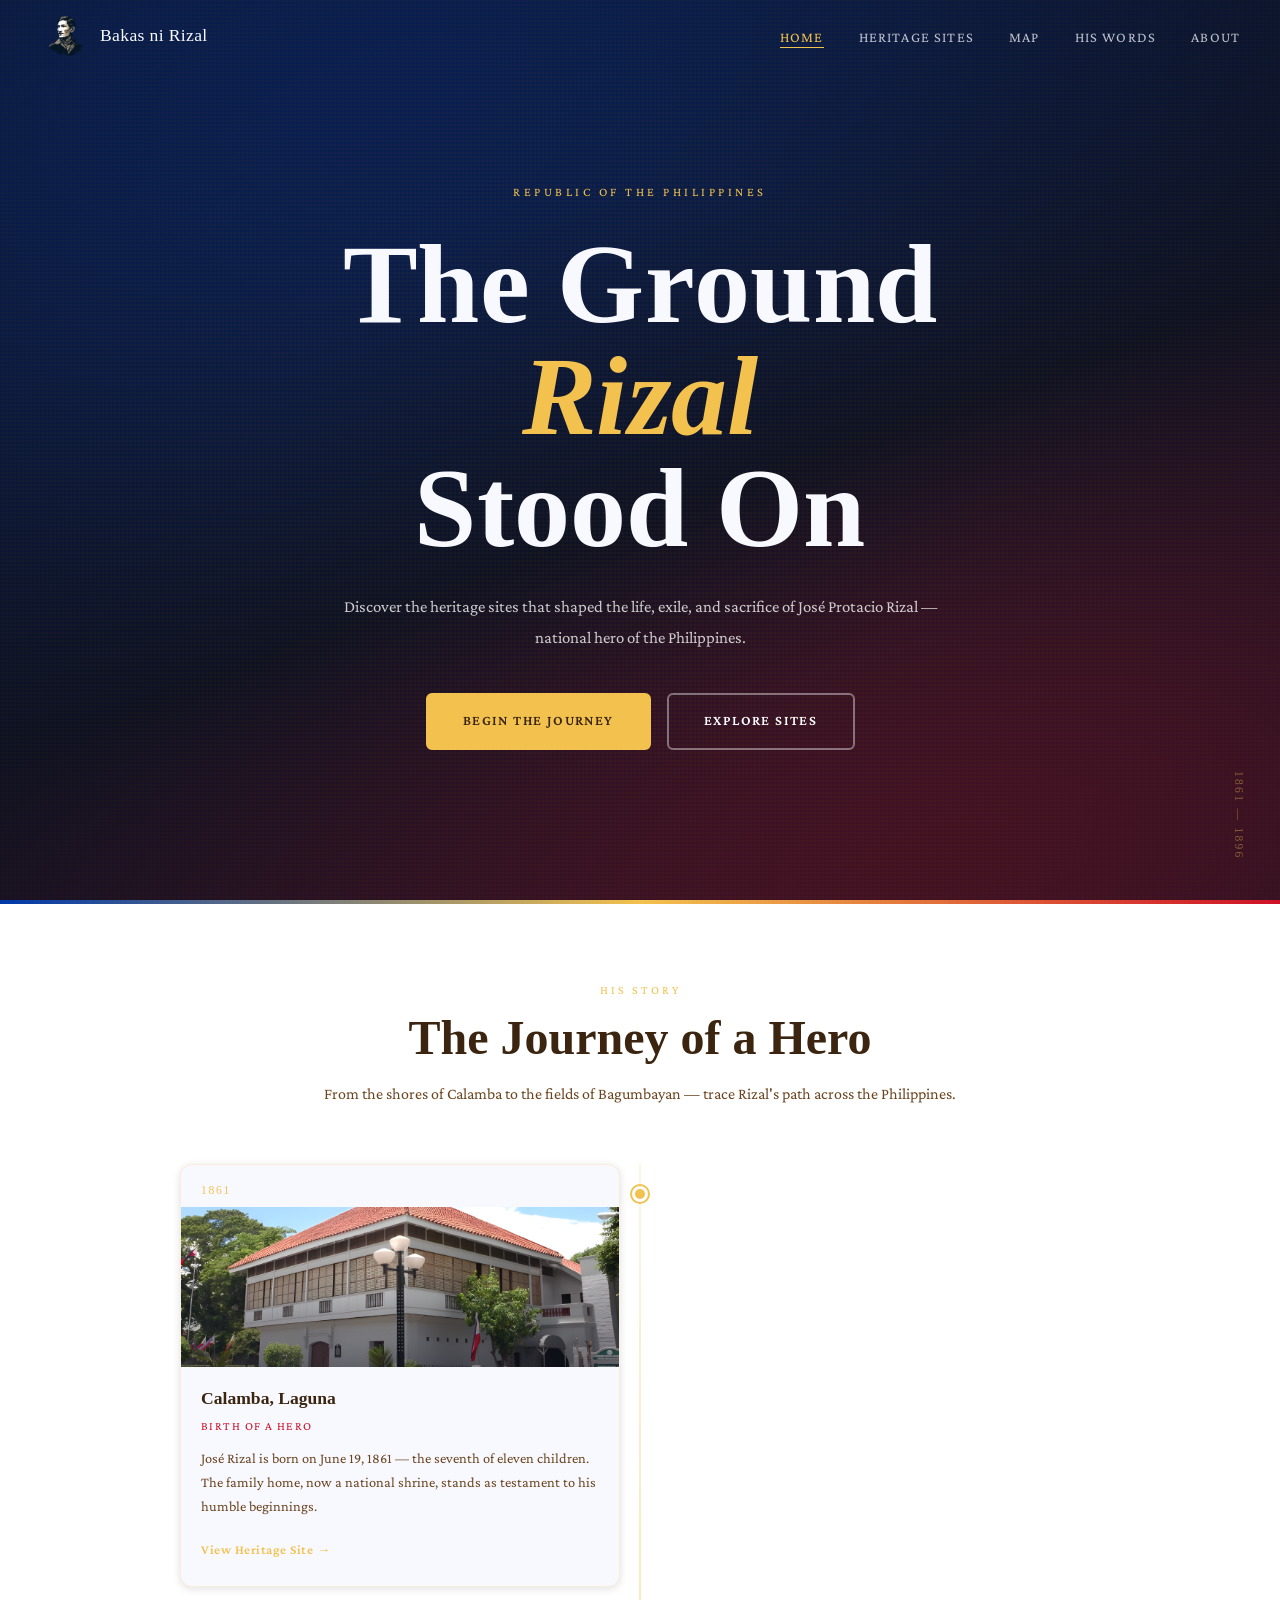
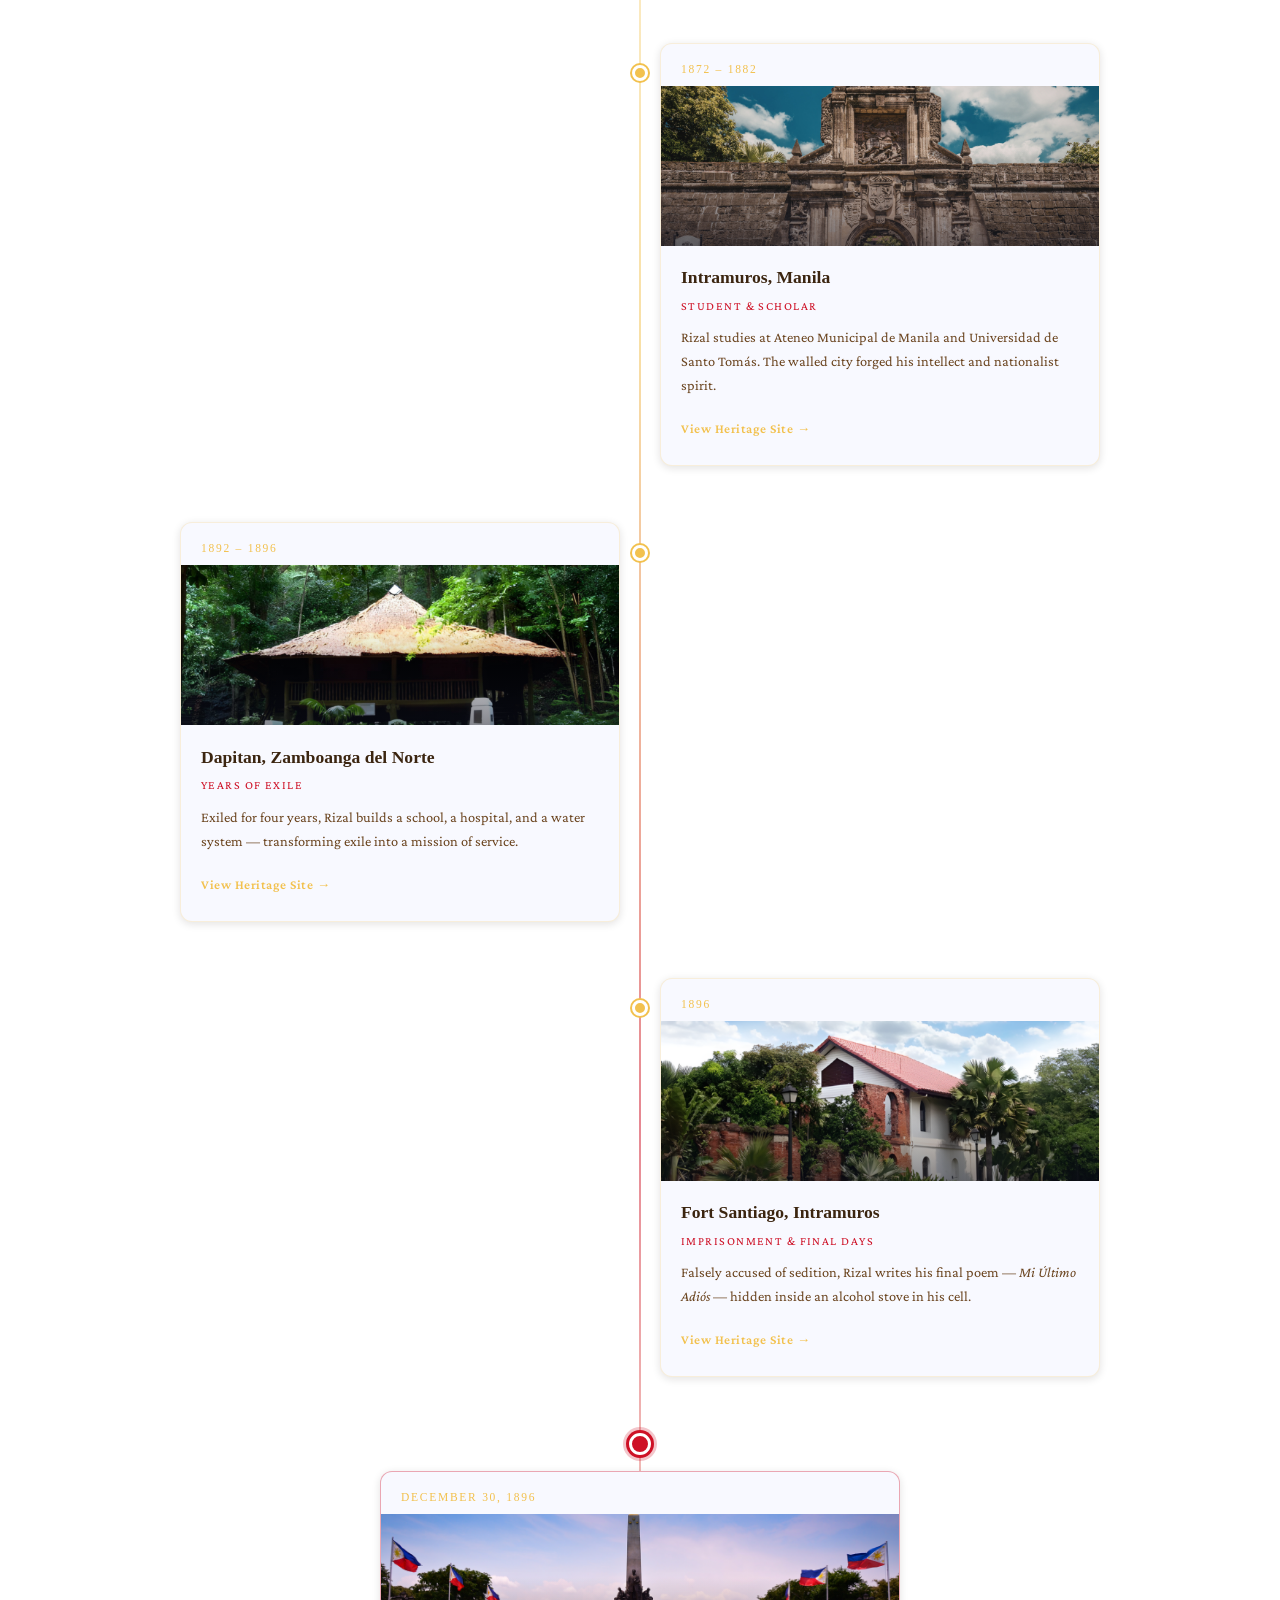
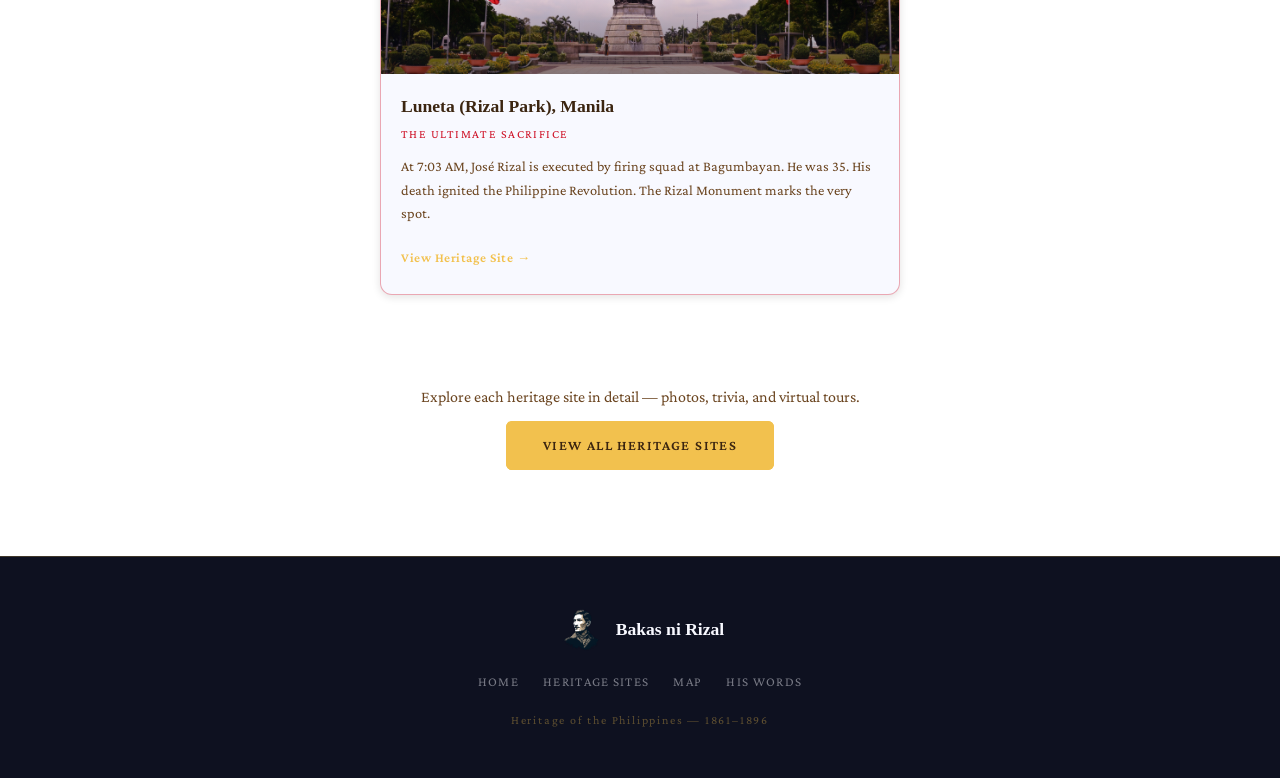
<file: index.html>
<!DOCTYPE html>
<html lang="en">
<head>
<meta charset="UTF-8">
<meta name="viewport" content="width=device-width, initial-scale=1.0">
<title>Bakas ni Rizal — Home</title>
<link rel="icon" type="image/png" href="logo.png">
<link rel="preconnect" href="https://fonts.googleapis.com">
<link href="https://fonts.googleapis.com/css2?family=Faculty+Glyphic:wght@400&family=Crimson+Pro:ital,wght@0,300;0,400;0,600;1,300;1,400&family=EB+Garamond:ital,wght@0,400;0,500;1,400&display=swap" rel="stylesheet">
<link rel="stylesheet" href="style.css">

<link rel="stylesheet" href="home.css">
</head>
<body>

<nav class="navbar" id="navbar">
  <div class="nav-inner">
    <a href="index.html" class="nav-logo">
      <img src="logo.png" class="logo-ph-img">
      <span class="logo-text">Bakas ni Rizal</span>
    </a>
    <button class="nav-toggle" id="navToggle"><span></span><span></span><span></span></button>
    <ul class="nav-links" id="navLinks">
      <li><a href="index.html">Home</a></li>
      <li><a href="sites.html">Heritage Sites</a></li>
      <li><a href="map.html">Map</a></li>
      <li><a href="quotes.html">His Words</a></li>
      <li><a href="about.html">About</a></li>
    </ul>
  </div>
</nav>

<section class="hero">
  <div class="hero-bg"></div>
  <div class="hero-texture"></div>
  <div class="hero-vignette"></div>
  <div class="hero-content">
    <p class="hero-eyebrow">Republic of the Philippines</p>
    <h1 class="hero-title">
      <span class="hero-line">The Ground</span>
      <span class="hero-accent">Rizal</span>
      <span class="hero-line">Stood On</span>
    </h1>
    <p class="hero-sub">Discover the heritage sites that shaped the life, exile, and sacrifice of José Protacio Rizal — national hero of the Philippines.</p>
    <div class="hero-cta">
      <a href="#timeline" class="btn-primary">Begin the Journey</a>
      <a href="sites.html" class="btn-ghost">Explore Sites</a>
    </div>
  </div>
  <div class="hero-stamp">1861 — 1896</div>
</section>

<!-- TIMELINE -->
<section class="section timeline-section" id="timeline">
  <div class="section-header">
    <p class="section-eyebrow">His Story</p>
    <h2 class="section-title">The Journey of a Hero</h2>
    <p class="section-desc">From the shores of Calamba to the fields of Bagumbayan — trace Rizal's path across the Philippines.</p>
  </div>

  <div class="timeline">

    <div class="t-item reveal">
      <div class="t-card">
        <span class="t-year">1861</span>
        <div class="t-img">
          <img src="calamba.png" alt="Calamba Shrine">
          <div class="t-img-overlay"></div>
        </div>
        <div class="t-body">
          <h3 class="t-place">Calamba, Laguna</h3>
          <p class="t-event">Birth of a Hero</p>
          <p class="t-desc">José Rizal is born on June 19, 1861 — the seventh of eleven children. The family home, now a national shrine, stands as testament to his humble beginnings.</p>
          <a href="sites.html#calamba" class="t-link">View Heritage Site →</a>
        </div>
      </div>
      <div class="t-marker"><div class="marker-dot"></div></div>
      <div class="t-spacer"></div>
    </div>

    <div class="t-item right reveal">
      <div class="t-spacer"></div>
      <div class="t-marker"><div class="marker-dot"></div></div>
      <div class="t-card">
        <span class="t-year">1872 – 1882</span>
        <div class="t-img">
          <img src="intra-home.png" alt="Intramuros">
          <div class="t-img-overlay"></div>
        </div>
        <div class="t-body">
          <h3 class="t-place">Intramuros, Manila</h3>
          <p class="t-event">Student & Scholar</p>
          <p class="t-desc">Rizal studies at Ateneo Municipal de Manila and Universidad de Santo Tomás. The walled city forged his intellect and nationalist spirit.</p>
          <a href="sites.html#intramuros" class="t-link">View Heritage Site →</a>
        </div>
      </div>
    </div>

    <div class="t-item reveal">
      <div class="t-card">
        <span class="t-year">1892 – 1896</span>
        <div class="t-img">
          <img src="dapitan.png" alt="Dapitan">
          <div class="t-img-overlay"></div>
        </div>
        <div class="t-body">
          <h3 class="t-place">Dapitan, Zamboanga del Norte</h3>
          <p class="t-event">Years of Exile</p>
          <p class="t-desc">Exiled for four years, Rizal builds a school, a hospital, and a water system — transforming exile into a mission of service.</p>
          <a href="sites.html#dapitan" class="t-link">View Heritage Site →</a>
        </div>
      </div>
      <div class="t-marker"><div class="marker-dot"></div></div>
      <div class="t-spacer"></div>
    </div>

    <div class="t-item right reveal">
      <div class="t-spacer"></div>
      <div class="t-marker"><div class="marker-dot"></div></div>
      <div class="t-card">
        <span class="t-year">1896</span>
        <div class="t-img">
          <img src="fort-santiago.png" alt="Fort Santiago">
          <div class="t-img-overlay"></div>
        </div>
        <div class="t-body">
          <h3 class="t-place">Fort Santiago, Intramuros</h3>
          <p class="t-event">Imprisonment & Final Days</p>
          <p class="t-desc">Falsely accused of sedition, Rizal writes his final poem — <em>Mi Último Adiós</em> — hidden inside an alcohol stove in his cell.</p>
          <a href="sites.html#fortsantiago" class="t-link">View Heritage Site →</a>
        </div>
      </div>
    </div>

    <div class="t-item center reveal" style="flex-direction:column;align-items:center;display:flex;padding-left:0;">
      <div class="t-marker" style="margin-bottom:1rem;"><div class="marker-dot final"></div></div>
      <div class="t-card" style="max-width:520px;width:100%;border-color:rgba(206,17,38,0.35);">
        <span class="t-year">December 30, 1896</span>
        <div class="t-img">
          <img src="luneta.png" alt="Rizal Monument">
          <div class="t-img-overlay"></div>
        </div>
        <div class="t-body">
          <h3 class="t-place">Luneta (Rizal Park), Manila</h3>
          <p class="t-event">The Ultimate Sacrifice</p>
          <p class="t-desc">At 7:03 AM, José Rizal is executed by firing squad at Bagumbayan. He was 35. His death ignited the Philippine Revolution. The Rizal Monument marks the very spot.</p>
          <a href="sites.html#luneta" class="t-link">View Heritage Site →</a>
        </div>
      </div>
    </div>

  </div>

  <div class="sites-cta">
    <p>Explore each heritage site in detail — photos, trivia, and virtual tours.</p>
    <a href="sites.html" class="btn-primary">View All Heritage Sites</a>
  </div>
</section>

<footer class="footer">
  <div class="footer-inner">
    <div class="footer-brand">
      <img src="logo.png" class="logo-ph-img">
      <span class="footer-title">Bakas ni Rizal</span>
    </div>
    <nav class="footer-nav">
      <a href="index.html">Home</a>
      <a href="sites.html">Heritage Sites</a>
      <a href="map.html">Map</a>
      <a href="quotes.html">His Words</a>
    </nav>
    <p class="footer-credits">Heritage of the Philippines &mdash; 1861–1896</p>
  </div>
</footer>

<script src="nav.js"></script>
<script src="hero-title-animation.js"></script>
</body>
</html>
</file>
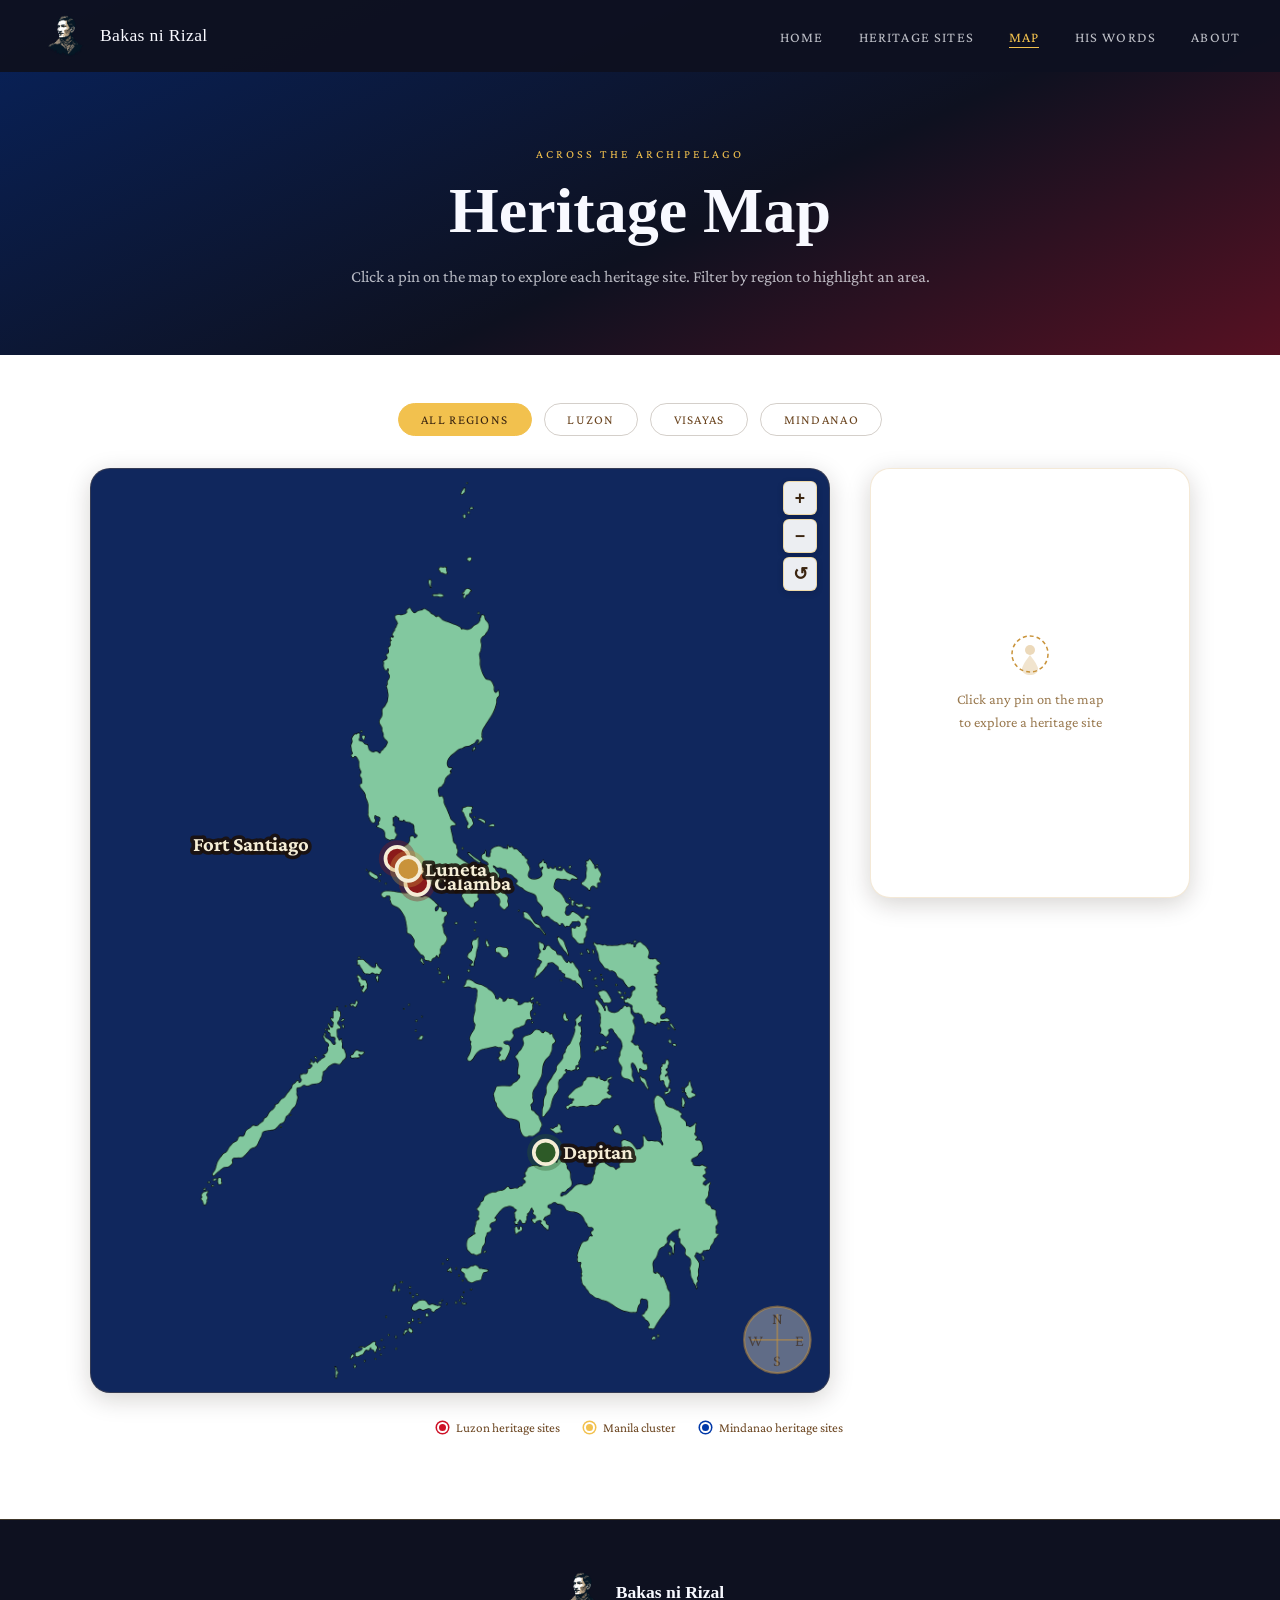
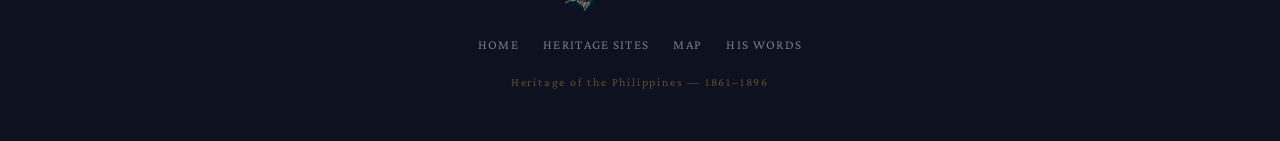
<file: map.html>
<!DOCTYPE html>
<html lang="en">
<head>
<meta charset="UTF-8">
<meta name="viewport" content="width=device-width, initial-scale=1.0">
<title>Bakas ni Rizal — Map</title>
<link rel="preconnect" href="https://fonts.googleapis.com">
<link href="https://fonts.googleapis.com/css2?family=Faculty+Glyphic:wght@400&family=Crimson+Pro:ital,wght@0,300;0,400;0,600;1,300;1,400&family=EB+Garamond:ital,wght@0,400;0,500;1,400&display=swap" rel="stylesheet">
<link rel="stylesheet" href="style.css">
<link rel="stylesheet" href="map.css">
</head>
<body>

<nav class="navbar solid" id="navbar">
  <div class="nav-inner">
    <a href="index.html" class="nav-logo">
      <img src="logo.png" class="logo-ph-img">
      <span class="logo-text">Bakas ni Rizal</span>
    </a>
    <button class="nav-toggle" id="navToggle"><span></span><span></span><span></span></button>
    <ul class="nav-links" id="navLinks">
      <li><a href="index.html">Home</a></li>
      <li><a href="sites.html">Heritage Sites</a></li>
      <li><a href="map.html">Map</a></li>
      <li><a href="quotes.html">His Words</a></li>
      <li><a href="about.html">About</a></li>
    </ul>
  </div>
</nav>

<div class="page-hero">
  <div class="page-hero-content">
    <p class="page-eyebrow">Across the Archipelago</p>
    <h1 class="page-title">Heritage Map</h1>
    <p class="page-subtitle">Click a pin on the map to explore each heritage site. Filter by region to highlight an area.</p>
  </div>
</div>

<section class="map-page">
  <div class="map-outer">

    <div class="map-filters">
      <button class="filter-btn active" data-region="all">All Regions</button>
      <button class="filter-btn" data-region="luzon">Luzon</button>
      <button class="filter-btn" data-region="visayas">Visayas</button>
      <button class="filter-btn" data-region="mindanao">Mindanao</button>
    </div>

    <div class="map-layout">
      <div class="svg-map-wrap">
        <div class="zoom-controls">
          <button class="zoom-btn" id="zoomIn" title="Zoom in">+</button>
          <button class="zoom-btn" id="zoomOut" title="Zoom out">&minus;</button>
          <button class="zoom-btn" id="zoomReset" title="Reset view">&#8634;</button>
        </div>
        <div class="map-img-container" id="mapContainer">
          <div class="map-inner" id="mapInner">
          <img class="ph-map-img" src="ph-map.png" alt="Map of the Philippines">
          <svg class="ph-map-overlay" viewBox="0 0 100 125" preserveAspectRatio="xMidYMid meet" xmlns="http://www.w3.org/2000/svg">

            <!-- CALAMBA -->
            <g class="site-pin" id="pin-calamba" data-region="luzon" onclick="selectSite('calamba')">
              <circle class="pin-pulse" cx="44.2" cy="56.1" r="2.5" fill="rgba(139,26,26,0.35)"/>
              <circle cx="44.2" cy="56.1" r="1.6" fill="#8B1A1A" stroke="#F5EDD6" stroke-width="0.5"/>
              <text class="pin-label" x="46.5" y="57.0">Calamba</text>
            </g>

            <!-- FORT SANTIAGO -->
            <g class="site-pin" id="pin-fortsantiago" data-region="luzon" onclick="selectSite('fortsantiago')">
              <circle class="pin-pulse" cx="41.5" cy="52.8" r="2.5" fill="rgba(139,26,26,0.35)" style="animation-delay:0.6s"/>
              <circle cx="41.5" cy="52.8" r="1.6" fill="#8B1A1A" stroke="#F5EDD6" stroke-width="0.5"/>
              <text class="pin-label" x="29.5" y="51.8" text-anchor="end">Fort Santiago</text>
            </g>

            <!-- LUNETA -->
            <g class="site-pin" id="pin-luneta" data-region="luzon" onclick="selectSite('luneta')">
              <circle class="pin-pulse" cx="43.0" cy="54.2" r="2.5" fill="rgba(201,147,58,0.35)" style="animation-delay:1.1s"/>
              <circle cx="43.0" cy="54.2" r="1.6" fill="#C9933A" stroke="#F5EDD6" stroke-width="0.5"/>
              <text class="pin-label" x="45.3" y="55.1">Luneta</text>
            </g>

            <!-- DAPITAN -->
            <g class="site-pin" id="pin-dapitan" data-region="mindanao" onclick="selectSite('dapitan')">
              <circle class="pin-pulse" cx="61.6" cy="92.6" r="2.5" fill="rgba(45,90,39,0.35)" style="animation-delay:0.4s"/>
              <circle cx="61.6" cy="92.6" r="1.6" fill="#2D5A27" stroke="#F5EDD6" stroke-width="0.5"/>
              <text class="pin-label" x="63.9" y="93.5">Dapitan</text>
            </g>

            <!-- Compass rose -->
            <g transform="translate(93,118)">
              <circle cx="0" cy="0" r="4.5" fill="rgba(245,237,214,0.35)" stroke="rgba(201,147,58,0.5)" stroke-width="0.3"/>
              <text x="0"  y="-2.2" font-family="Crimson Pro,serif" font-size="2.2" fill="rgba(59,37,16,0.7)" text-anchor="middle">N</text>
              <text x="0"  y="3.5"  font-family="Crimson Pro,serif" font-size="2.2" fill="rgba(59,37,16,0.6)" text-anchor="middle">S</text>
              <text x="-3" y="0.8"  font-family="Crimson Pro,serif" font-size="2.2" fill="rgba(59,37,16,0.6)" text-anchor="middle">W</text>
              <text x="3"  y="0.8"  font-family="Crimson Pro,serif" font-size="2.2" fill="rgba(59,37,16,0.6)" text-anchor="middle">E</text>
              <line x1="0" y1="-3.5" x2="0" y2="3.5"  stroke="rgba(201,147,58,0.5)" stroke-width="0.25"/>
              <line x1="-3.5" y1="0" x2="3.5" y2="0" stroke="rgba(201,147,58,0.5)" stroke-width="0.25"/>
            </g>

          </svg>
          </div>
        </div>
      </div>

      <!-- SITE INFO PANEL -->
      <div class="site-panel">
        <div class="panel-default" id="panel-default">
          <svg width="44" height="44" viewBox="0 0 44 44" fill="none">
            <circle cx="22" cy="22" r="18" stroke="#C9933A" stroke-width="1.5" stroke-dasharray="4 3"/>
            <circle cx="22" cy="18" r="5" fill="#C9933A" opacity=".35"/>
            <path d="M22 23 C22 23 14 33 14 37 C14 41 18 43 22 43 C26 43 30 41 30 37 C30 33 22 23 22 23Z" fill="#C9933A" opacity=".25"/>
          </svg>
          <p>Click any pin on the map<br>to explore a heritage site</p>
        </div>

        <div class="panel-site" id="panel-calamba">
          <div class="panel-img">
            <img src="calamba.png" alt="Calamba">
            <div class="panel-img-ov"></div>
          </div>
          <div class="panel-body">
            <span class="panel-badge badge-p">Well Preserved</span>
            <p class="panel-region">Laguna, Luzon</p>
            <h3 class="panel-name">Rizal Shrine, Calamba</h3>
            <p class="panel-desc">The ancestral home and birthplace of José Rizal. Reconstructed national shrine with original family furniture and artifacts.</p>
            <a href="site-calamba.html" class="panel-link">Explore this Site →</a>
          </div>
        </div>

        <div class="panel-site" id="panel-fortsantiago">
          <div class="panel-img">
            <img src="fort-santiago.png" alt="Fort Santiago">
            <div class="panel-img-ov"></div>
          </div>
          <div class="panel-body">
            <span class="panel-badge badge-p">Well Preserved</span>
            <p class="panel-region">Intramuros, Manila, Luzon</p>
            <h3 class="panel-name">Fort Santiago</h3>
            <p class="panel-desc">Spanish colonial citadel where Rizal spent his final days. Bronze footprints trace his last walk to Bagumbayan.</p>
            <a href="site-fortsantiago.html" class="panel-link">Explore this Site →</a>
          </div>
        </div>

        <div class="panel-site" id="panel-luneta">
          <div class="panel-img">
            <img src="luneta.png" alt="Luneta">
            <div class="panel-img-ov"></div>
          </div>
          <div class="panel-body">
            <span class="panel-badge badge-p">Well Preserved</span>
            <p class="panel-region">Ermita, Manila, Luzon</p>
            <h3 class="panel-name">Rizal Monument, Luneta</h3>
            <p class="panel-desc">UNESCO-recognized monument at the exact site of Rizal's execution. His remains are interred beneath the bronze statue.</p>
            <a href="site-luneta.html" class="panel-link">Explore this Site →</a>
          </div>
        </div>

        <div class="panel-site" id="panel-dapitan">
          <div class="panel-img">
            <img src="dapitan.png" alt="Dapitan">
            <div class="panel-img-ov"></div>
          </div>
          <div class="panel-body">
            <span class="panel-badge badge-p">Well Preserved</span>
            <p class="panel-region">Dapitan, Zamboanga del Norte, Mindanao</p>
            <h3 class="panel-name">Rizal Shrine, Dapitan</h3>
            <p class="panel-desc">Rizal's actual home during 4 years of exile. He built the house himself. School, hospital, and water system grounds are intact.</p>
            <a href="site-dapitan.html" class="panel-link">Explore this Site →</a>
          </div>
        </div>
      </div>

    </div>

    <div class="legend">
      <div class="legend-item"><div class="leg-dot leg-red"></div> Luzon heritage sites</div>
      <div class="legend-item"><div class="leg-dot leg-gold"></div> Manila cluster</div>
      <div class="legend-item"><div class="leg-dot leg-green"></div> Mindanao heritage sites</div>
    </div>

  </div>
</section>

<footer class="footer">
  <div class="footer-inner">
    <div class="footer-brand">
      <img src="logo.png" class="logo-ph-img">
      <span class="footer-title">Bakas ni Rizal</span>
    </div>
    <nav class="footer-nav">
      <a href="index.html">Home</a>
      <a href="sites.html">Heritage Sites</a>
      <a href="map.html">Map</a>
      <a href="quotes.html">His Words</a>
    </nav>
    <p class="footer-credits">Heritage of the Philippines &mdash; 1861&ndash;1896</p>
  </div>
</footer>

<script src="nav.js"></script>
<script>

function selectSite(id) {
  document.querySelectorAll('.panel-site').forEach(p => p.classList.remove('active'));
  document.getElementById('panel-default').style.display = 'none';
  const panel = document.getElementById('panel-' + id);
  if (panel) panel.classList.add('active');
}


document.querySelectorAll('.filter-btn').forEach(btn => {
  btn.addEventListener('click', () => {
    document.querySelectorAll('.filter-btn').forEach(b => b.classList.remove('active'));
    btn.classList.add('active');
    const region = btn.dataset.region;
    document.querySelectorAll('.site-pin').forEach(pin => {
      pin.style.opacity = (region === 'all' || pin.dataset.region === region) ? '1' : '0.15';
    });
  });
});

const container = document.getElementById('mapContainer');
const inner     = document.getElementById('mapInner');

let scale = 1, minScale = 1, maxScale = 5;
let originX = 0, originY = 0; 
let isDragging = false, startX = 0, startY = 0, lastX = 0, lastY = 0;

function clampPan(x, y) {
  const cw = container.offsetWidth;
  const ch = container.offsetHeight;
  const iw = cw * scale;
  const ih = ch * scale;
  const maxX = Math.max(0, (iw - cw) / 2);
  const maxY = Math.max(0, (ih - ch) / 2);
  return {
    x: Math.min(maxX, Math.max(-maxX, x)),
    y: Math.min(maxY, Math.max(-maxY, y))
  };
}

function applyTransform(animate) {
  const clamped = clampPan(originX, originY);
  originX = clamped.x;
  originY = clamped.y;
  inner.style.transition = animate ? 'transform 0.3s ease' : 'none';
  inner.style.transform = `translate(${originX}px, ${originY}px) scale(${scale})`;
}


document.getElementById('zoomIn').addEventListener('click', () => {
  scale = Math.min(maxScale, scale + 0.5);
  applyTransform(true);
});
document.getElementById('zoomOut').addEventListener('click', () => {
  scale = Math.max(minScale, scale - 0.5);
  applyTransform(true);
});
document.getElementById('zoomReset').addEventListener('click', () => {
  scale = 1; originX = 0; originY = 0;
  applyTransform(true);
});


container.addEventListener('wheel', (e) => {
  e.preventDefault();
  const delta = e.deltaY > 0 ? -0.3 : 0.3;
  scale = Math.min(maxScale, Math.max(minScale, scale + delta));
  applyTransform(false);
}, { passive: false });


container.addEventListener('mousedown', (e) => {
  if (scale <= 1) return;
  isDragging = true;
  startX = e.clientX - lastX;
  startY = e.clientY - lastY;
  container.style.cursor = 'grabbing';
});
window.addEventListener('mousemove', (e) => {
  if (!isDragging) return;
  originX = e.clientX - startX;
  originY = e.clientY - startY;
  applyTransform(false);
});
window.addEventListener('mouseup', () => {
  if (!isDragging) return;
  isDragging = false;
  lastX = originX;
  lastY = originY;
  container.style.cursor = scale > 1 ? 'grab' : 'default';
});

let lastTouchDist = 0;
container.addEventListener('touchstart', (e) => {
  if (e.touches.length === 2) {
    lastTouchDist = Math.hypot(
      e.touches[0].clientX - e.touches[1].clientX,
      e.touches[0].clientY - e.touches[1].clientY
    );
  } else if (e.touches.length === 1 && scale > 1) {
    isDragging = true;
    startX = e.touches[0].clientX - lastX;
    startY = e.touches[0].clientY - lastY;
  }
}, { passive: true });

container.addEventListener('touchmove', (e) => {
  if (e.touches.length === 2) {
    e.preventDefault();
    const dist = Math.hypot(
      e.touches[0].clientX - e.touches[1].clientX,
      e.touches[0].clientY - e.touches[1].clientY
    );
    const delta = (dist - lastTouchDist) * 0.01;
    scale = Math.min(maxScale, Math.max(minScale, scale + delta));
    lastTouchDist = dist;
    applyTransform(false);
  } else if (e.touches.length === 1 && isDragging) {
    originX = e.touches[0].clientX - startX;
    originY = e.touches[0].clientY - startY;
    applyTransform(false);
  }
}, { passive: false });

container.addEventListener('touchend', () => {
  isDragging = false;
  lastX = originX;
  lastY = originY;
});
</script>

</body>
</html>
</file>
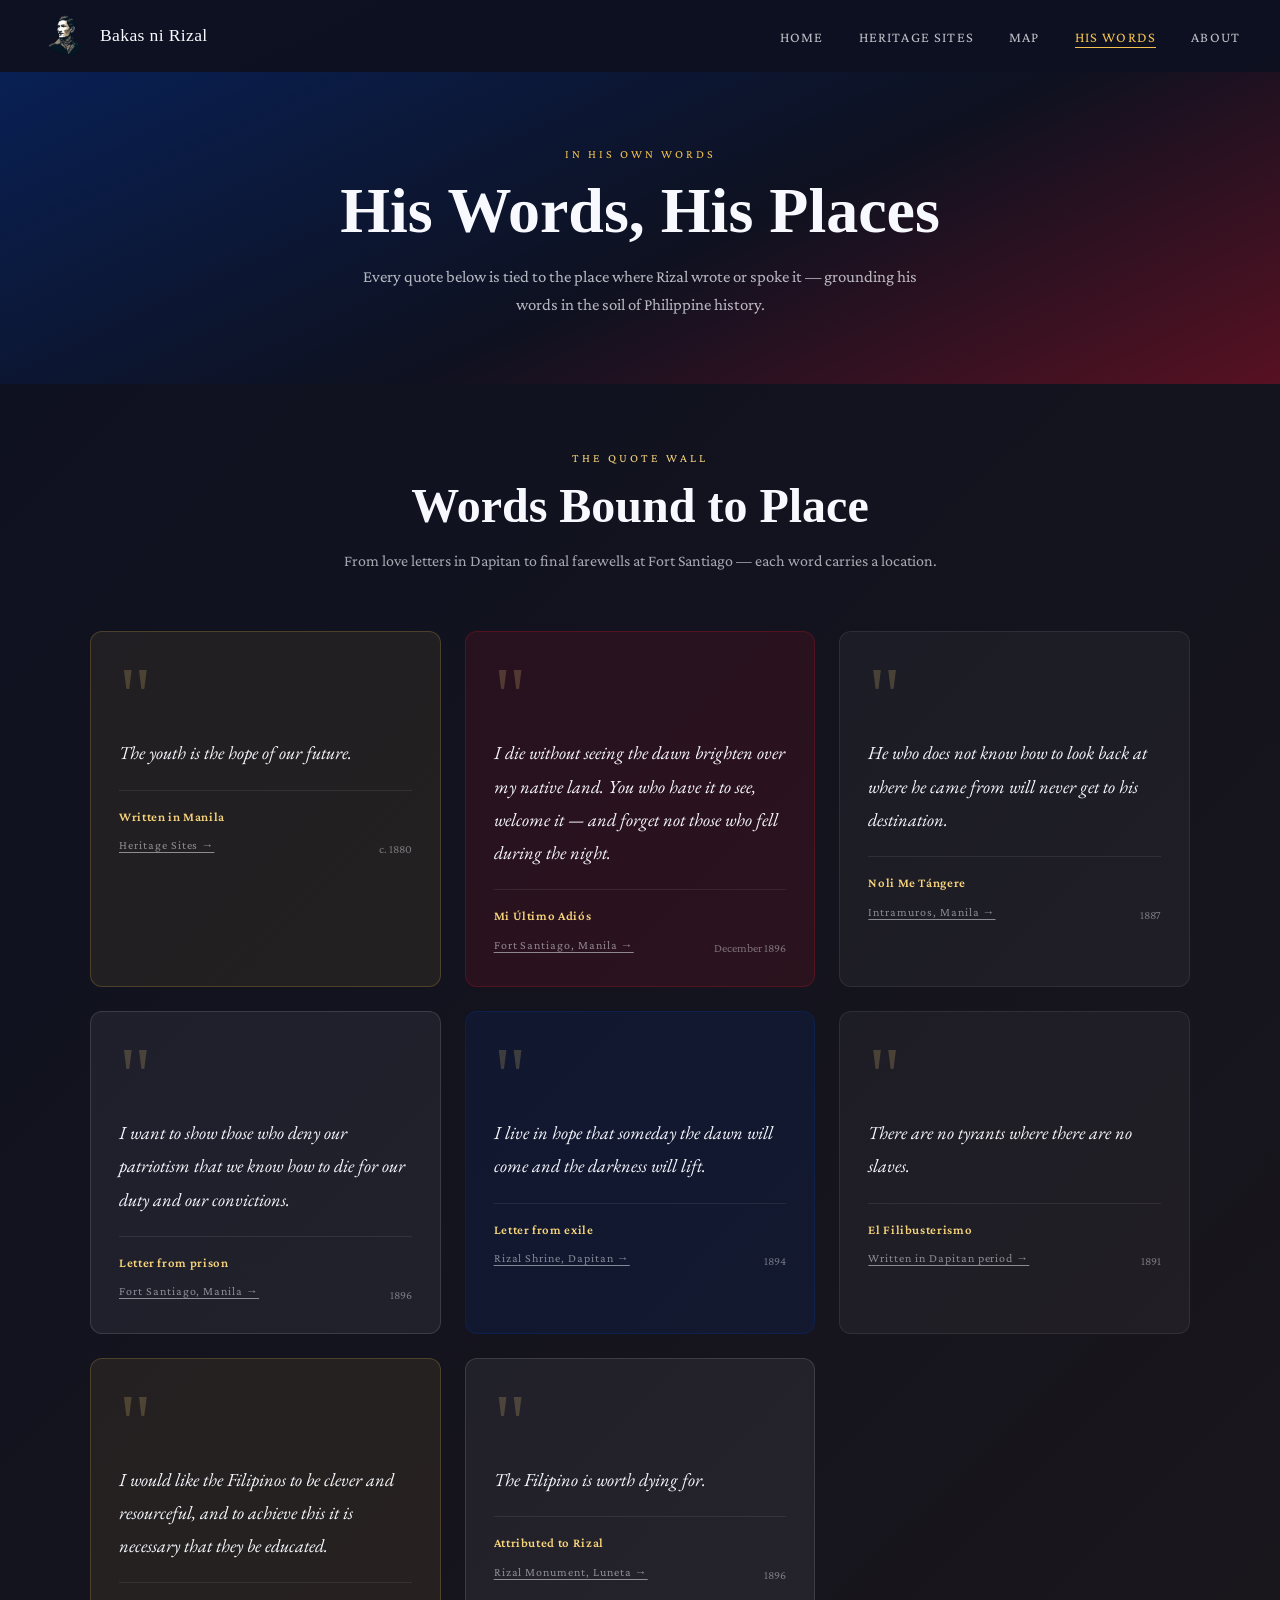
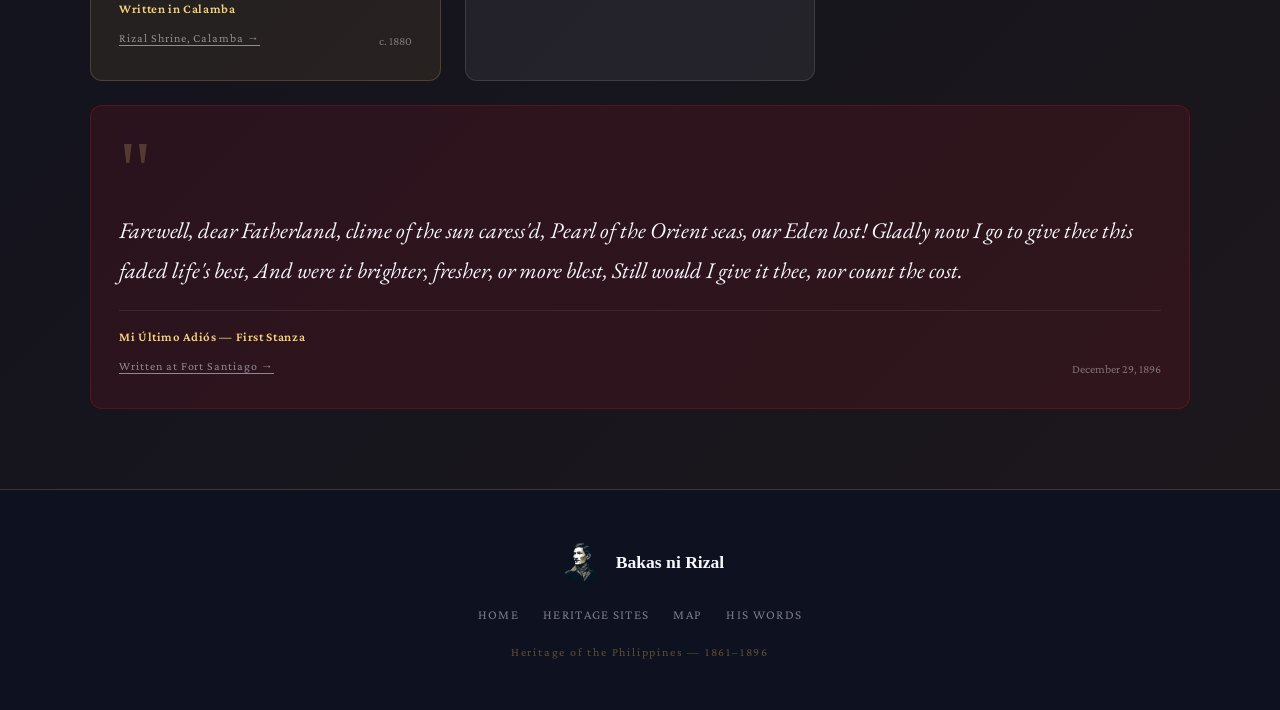
<file: quotes.html>
<!DOCTYPE html>
<html lang="en">
<head>
<meta charset="UTF-8">
<meta name="viewport" content="width=device-width, initial-scale=1.0">
<title>Bakas ni Rizal — His Words</title>
<link rel="preconnect" href="https://fonts.googleapis.com">
<link href="https://fonts.googleapis.com/css2?family=Faculty+Glyphic:wght@400&family=Crimson+Pro:ital,wght@0,300;0,400;0,600;1,300;1,400&family=EB+Garamond:ital,wght@0,400;0,500;1,400&display=swap" rel="stylesheet">
<link rel="stylesheet" href="style.css">

<link rel="stylesheet" href="quotes.css">
</head>
<body>

<nav class="navbar solid" id="navbar">
  <div class="nav-inner">
    <a href="index.html" class="nav-logo">
      <img src="logo.png" class="logo-ph-img">
      <span class="logo-text">Bakas ni Rizal</span>
    </a>
    <button class="nav-toggle" id="navToggle"><span></span><span></span><span></span></button>
    <ul class="nav-links" id="navLinks">
      <li><a href="index.html">Home</a></li>
      <li><a href="sites.html">Heritage Sites</a></li>
      <li><a href="map.html">Map</a></li>
      <li><a href="quotes.html">His Words</a></li>
      <li><a href="about.html">About</a></li>
    </ul>
  </div>
</nav>

<div class="page-hero">
  <div class="page-hero-content">
    <p class="page-eyebrow">In His Own Words</p>
    <h1 class="page-title">His Words, His Places</h1>
    <p class="page-subtitle">Every quote below is tied to the place where Rizal wrote or spoke it — grounding his words in the soil of Philippine history.</p>
  </div>
</div>

<!-- FEATURED -->
<!-- QUOTE WALL -->
<section class="quotes-section">
  <div class="section-header">
    <p class="section-eyebrow">The Quote Wall</p>
    <h2 class="section-title">Words Bound to Place</h2>
    <p class="section-desc">From love letters in Dapitan to final farewells at Fort Santiago — each word carries a location.</p>
  </div>

  <div class="quotes-grid">

    <div class="q-card q-card--gold reveal">
      <span class="q-mark">"</span>
      <p class="q-text">The youth is the hope of our future.</p>
      <div class="q-footer">
        <div>
          <p class="q-site">Written in Manila</p>
          <a href="sites.html" class="q-site-link">Heritage Sites →</a>
        </div>
        <span class="q-year">c. 1880</span>
      </div>
    </div>

    <div class="q-card q-card--red reveal">
      <span class="q-mark">"</span>
      <p class="q-text">I die without seeing the dawn brighten over my native land. You who have it to see, welcome it — and forget not those who fell during the night.</p>
      <div class="q-footer">
        <div>
          <p class="q-site">Mi Último Adiós</p>
          <a href="site-fortsantiago.html" class="q-site-link">Fort Santiago, Manila →</a>
        </div>
        <span class="q-year">December 1896</span>
      </div>
    </div>

    <div class="q-card reveal">
      <span class="q-mark">"</span>
      <p class="q-text">He who does not know how to look back at where he came from will never get to his destination.</p>
      <div class="q-footer">
        <div>
          <p class="q-site">Noli Me Tángere</p>
          <a href="site-intramuros.html" class="q-site-link">Intramuros, Manila →</a>
        </div>
        <span class="q-year">1887</span>
      </div>
    </div>

    <div class="q-card q-card--dark reveal">
      <span class="q-mark">"</span>
      <p class="q-text">I want to show those who deny our patriotism that we know how to die for our duty and our convictions.</p>
      <div class="q-footer">
        <div>
          <p class="q-site">Letter from prison</p>
          <a href="site-fortsantiago.html" class="q-site-link">Fort Santiago, Manila →</a>
        </div>
        <span class="q-year">1896</span>
      </div>
    </div>

    <div class="q-card q-card--green reveal">
      <span class="q-mark">"</span>
      <p class="q-text">I live in hope that someday the dawn will come and the darkness will lift.</p>
      <div class="q-footer">
        <div>
          <p class="q-site">Letter from exile</p>
          <a href="site-dapitan.html" class="q-site-link">Rizal Shrine, Dapitan →</a>
        </div>
        <span class="q-year">1894</span>
      </div>
    </div>

    <div class="q-card reveal">
      <span class="q-mark">"</span>
      <p class="q-text">There are no tyrants where there are no slaves.</p>
      <div class="q-footer">
        <div>
          <p class="q-site">El Filibusterismo</p>
          <a href="site-dapitan.html" class="q-site-link">Written in Dapitan period →</a>
        </div>
        <span class="q-year">1891</span>
      </div>
    </div>

    <div class="q-card q-card--gold reveal">
      <span class="q-mark">"</span>
      <p class="q-text">I would like the Filipinos to be clever and resourceful, and to achieve this it is necessary that they be educated.</p>
      <div class="q-footer">
        <div>
          <p class="q-site">Written in Calamba</p>
          <a href="site-calamba.html" class="q-site-link">Rizal Shrine, Calamba →</a>
        </div>
        <span class="q-year">c. 1880</span>
      </div>
    </div>

    <div class="q-card q-card--dark reveal">
      <span class="q-mark">"</span>
      <p class="q-text">The Filipino is worth dying for.</p>
      <div class="q-footer">
        <div>
          <p class="q-site">Attributed to Rizal</p>
          <a href="site-luneta.html" class="q-site-link">Rizal Monument, Luneta →</a>
        </div>
        <span class="q-year">1896</span>
      </div>
    </div>

    <div class="q-card q-card--wide q-card--red reveal">
      <span class="q-mark">"</span>
      <p class="q-text">Farewell, dear Fatherland, clime of the sun caress'd, Pearl of the Orient seas, our Eden lost! Gladly now I go to give thee this faded life's best, And were it brighter, fresher, or more blest, Still would I give it thee, nor count the cost.</p>
      <div class="q-footer">
        <div>
          <p class="q-site">Mi Último Adiós — First Stanza</p>
          <a href="site-fortsantiago.html" class="q-site-link">Written at Fort Santiago →</a>
        </div>
        <span class="q-year">December 29, 1896</span>
      </div>
    </div>

  </div>
</section>

<footer class="footer">
  <div class="footer-inner">
    <div class="footer-brand">
      <img src="logo.png" class="logo-ph-img">
      <span class="footer-title">Bakas ni Rizal</span>
    </div>
    <nav class="footer-nav">
      <a href="index.html">Home</a>
      <a href="sites.html">Heritage Sites</a>
      <a href="map.html">Map</a>
      <a href="quotes.html">His Words</a>
    </nav>
    <p class="footer-credits">Heritage of the Philippines &mdash; 1861&ndash;1896</p>
  </div>
</footer>

<script src="nav.js"></script>
</body>
</html>
</file>
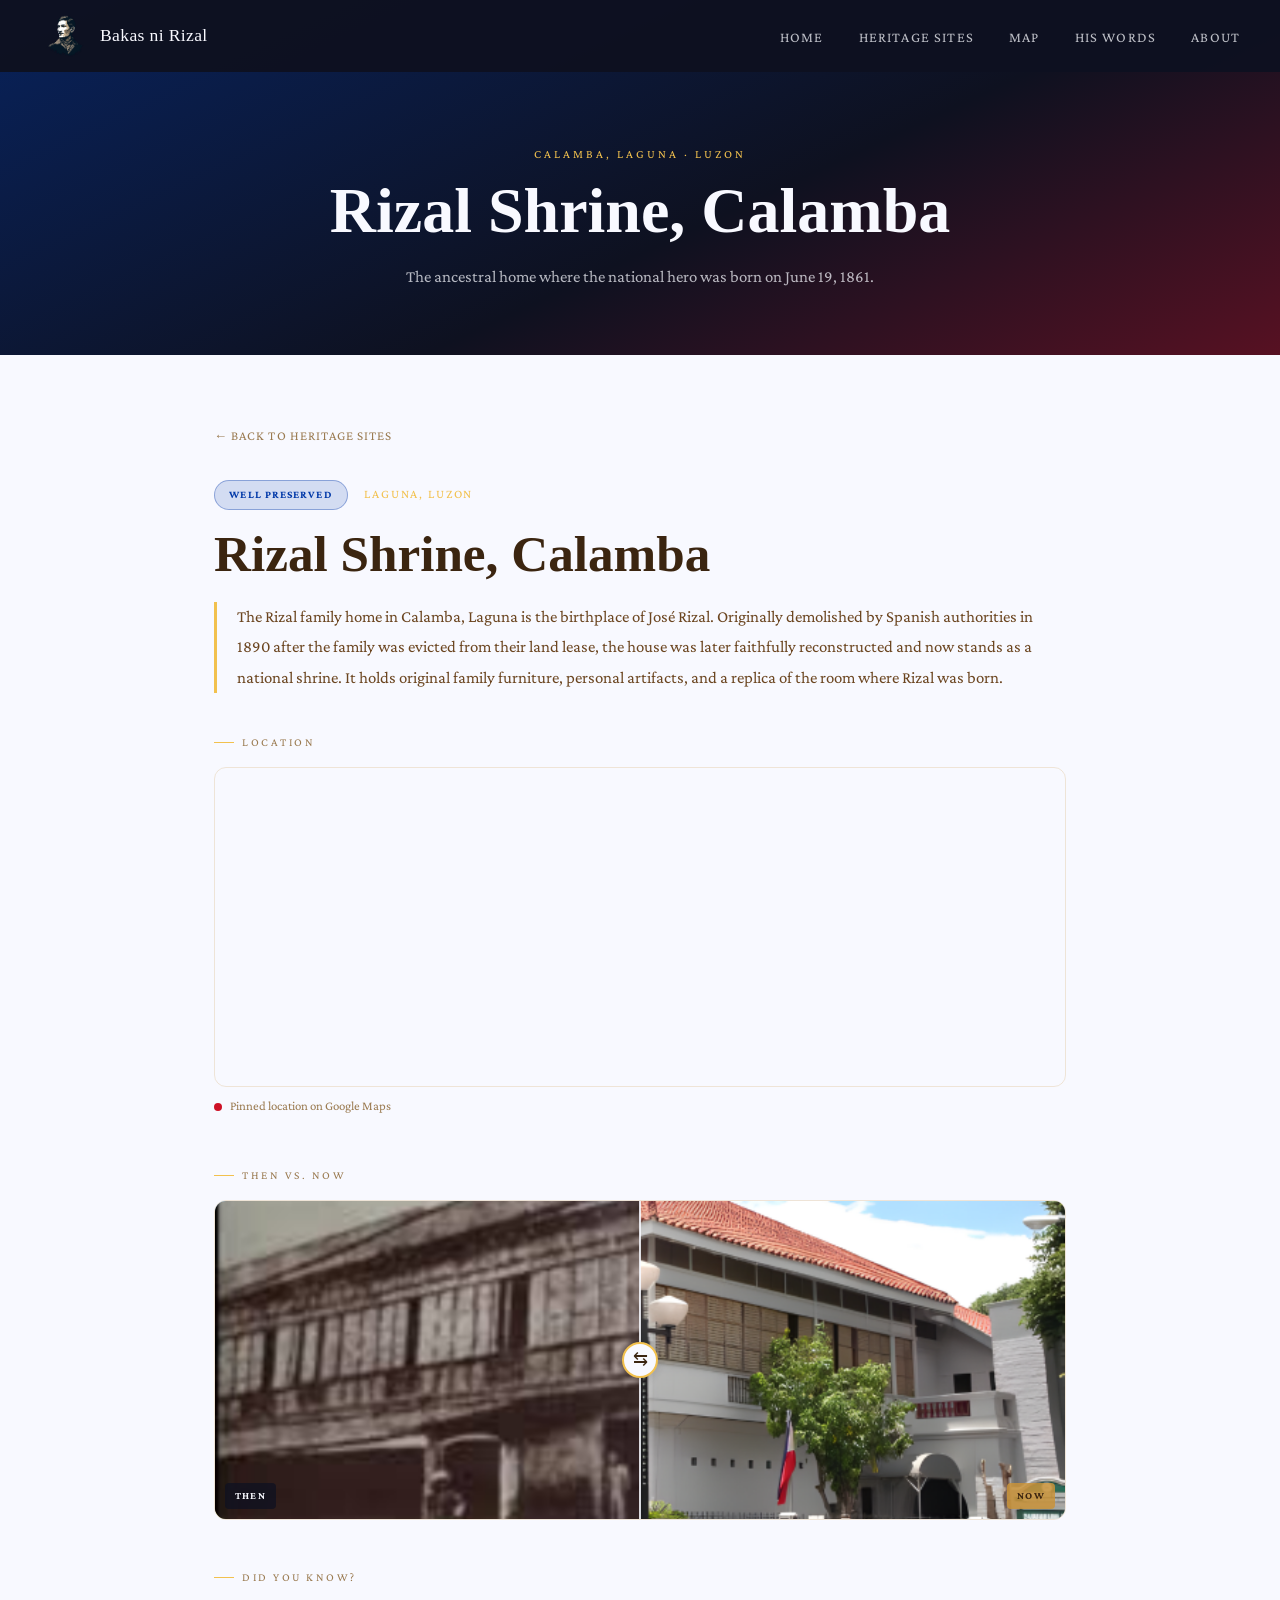
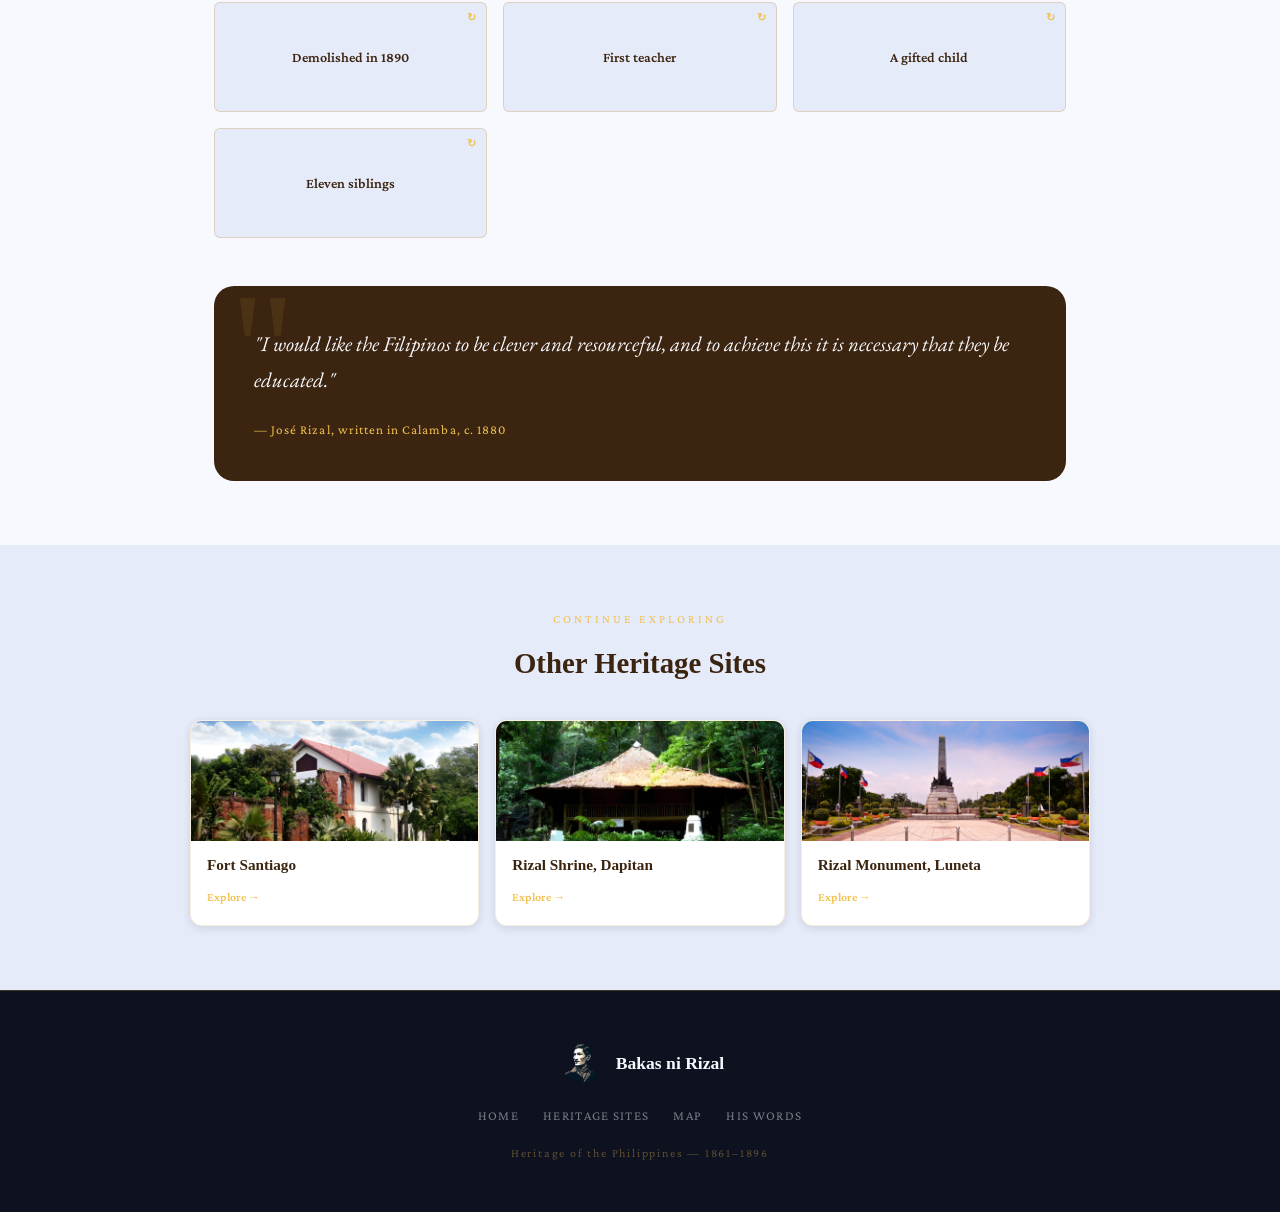
<file: site-calamba.html>
<!DOCTYPE html>
<html lang="en">
<head>
<meta charset="UTF-8">
<meta name="viewport" content="width=device-width, initial-scale=1.0">
<title>Bakas ni Rizal — Rizal Shrine, Calamba</title>
<link rel="icon" type="image/png" href="logo.png">
<link rel="preconnect" href="https://fonts.googleapis.com">
<link href="https://fonts.googleapis.com/css2?family=Faculty+Glyphic:wght@400&family=Crimson+Pro:ital,wght@0,300;0,400;0,600;1,300;1,400&family=EB+Garamond:ital,wght@0,400;0,500;1,400&display=swap" rel="stylesheet">
<link rel="stylesheet" href="style.css">
<link rel="stylesheet" href="site-detail.css">
</head>
<body>

<nav class="navbar solid" id="navbar">
  <div class="nav-inner">
    <a href="index.html" class="nav-logo">
      <img src="logo.png" class="logo-ph-img">
      <span class="logo-text">Bakas ni Rizal</span>
    </a>
    <button class="nav-toggle" id="navToggle"><span></span><span></span><span></span></button>
    <ul class="nav-links" id="navLinks">
      <li><a href="index.html">Home</a></li>
      <li><a href="sites.html">Heritage Sites</a></li>
      <li><a href="map.html">Map</a></li>
      <li><a href="quotes.html">His Words</a></li>
      <li><a href="about.html">About</a></li>
    </ul>
  </div>
</nav>

<div class="page-hero" style="background-image:none;">
  <div class="page-hero-content">
    <p class="page-eyebrow">Calamba, Laguna · Luzon</p>
    <h1 class="page-title">Rizal Shrine, Calamba</h1>
    <p class="page-subtitle">The ancestral home where the national hero was born on June 19, 1861.</p>
  </div>
</div>

<div class="site-detail">
  <a href="sites.html" class="back-link">← Back to Heritage Sites</a>

  <div class="site-meta">
    <span class="site-badge badge-preserved">Well Preserved</span>
    <span class="site-region-label">Laguna, Luzon</span>
  </div>
  <h2 class="site-title">Rizal Shrine, Calamba</h2>
  <p class="site-intro">The Rizal family home in Calamba, Laguna is the birthplace of José Rizal. Originally demolished by Spanish authorities in 1890 after the family was evicted from their land lease, the house was later faithfully reconstructed and now stands as a national shrine. It holds original family furniture, personal artifacts, and a replica of the room where Rizal was born.</p>

  <div class="feature-block reveal">
    <p class="feature-label">Location</p>
    <div class="location-map-wrap">
      <iframe src="https://maps.google.com/maps?q=Rizal+Shrine+Calamba+Laguna&t=&z=16&ie=UTF8&iwloc=&output=embed" allowfullscreen loading="lazy" referrerpolicy="no-referrer-when-downgrade" title="Site location map"></iframe>
    </div>
    <p class="map-caption">Pinned location on Google Maps</p>
  </div>

  <div class="feature-block reveal">
    <p class="feature-label">Then vs. Now</p>
    <div class="comparison-slider" id="mainSlider">
      <div class="sl-before">
        <img src="calamba.png" alt="Rizal Shrine Calamba Today">
        <span class="sl-tag sl-tag-now">Now</span>
      </div>
      <div class="sl-after">
        <img src="calamba-before.png" alt="Rizal Shrine Calamba Historical">
        <span class="sl-tag sl-tag-then">Then</span>
      </div>
      <div class="sl-handle" id="mainHandle">
        <div class="sl-bar"></div>
        <div class="sl-circle">&#8646;</div>
      </div>
    </div>
  </div>

  <div class="feature-block reveal">
    <p class="feature-label">Did You Know?</p>
    <div class="trivia-grid">
      <div class="trivia-card" onclick="this.classList.toggle('flipped')">
        <div class="trivia-front">Demolished in 1890</div>
        <div class="trivia-back">The Rizal family home was torn down by Spanish authorities after the family was forcibly evicted due to a dispute with Dominican friars over their land lease.</div>
      </div>
      <div class="trivia-card" onclick="this.classList.toggle('flipped')">
        <div class="trivia-front">First teacher</div>
        <div class="trivia-back">Rizal's mother, Teodora Alonso, taught him to read at age 3 — she was his very first teacher, and he credited her as the greatest influence on his early life.</div>
      </div>
      <div class="trivia-card" onclick="this.classList.toggle('flipped')">
        <div class="trivia-front">A gifted child</div>
        <div class="trivia-back">"Sa Aking mga Kabata," Rizal's first poem in Tagalog, was written when he was just 8 years old — foreshadowing his future literary genius.</div>
      </div>
      <div class="trivia-card" onclick="this.classList.toggle('flipped')">
        <div class="trivia-front">Eleven siblings</div>
        <div class="trivia-back">Rizal was the seventh of eleven children. The Rizal family was one of the most prosperous in Calamba, known for their education and strong work ethic.</div>
      </div>
    </div>
  </div>

  <div class="site-big-quote reveal">
    <p class="big-quote-text">"I would like the Filipinos to be clever and resourceful, and to achieve this it is necessary that they be educated."</p>
    <p class="big-quote-meta">— José Rizal, written in Calamba, c. 1880</p>
  </div>
</div>

<div class="other-sites">
  <div style="max-width:900px;margin:0 auto 2rem;text-align:center;">
    <p class="section-eyebrow">Continue Exploring</p>
    <h3 style="font-family:var(--font-display);font-size:1.8rem;font-weight:700;color:var(--brown);">Other Heritage Sites</h3>
  </div>
  <div class="other-sites-grid">
    <a href="site-fortsantiago.html" class="mini-card">
      <img src="fort-santiago.png" alt="Fort Santiago">
      <div class="mini-card-body">
        <p class="mini-card-name">Fort Santiago</p>
        <span class="mini-card-link">Explore →</span>
      </div>
    </a>
    <a href="site-dapitan.html" class="mini-card">
      <img src="dapitan.png" alt="Rizal Shrine, Dapitan">
      <div class="mini-card-body">
        <p class="mini-card-name">Rizal Shrine, Dapitan</p>
        <span class="mini-card-link">Explore →</span>
      </div>
    </a>
    <a href="site-luneta.html" class="mini-card">
      <img src="luneta.png" alt="Rizal Monument, Luneta">

      <div class="mini-card-body">
        <p class="mini-card-name">Rizal Monument, Luneta</p>
        <span class="mini-card-link">Explore →</span>
      </div>
    </a>
  </div>
</div>

<footer class="footer">
  <div class="footer-inner">
    <div class="footer-brand">
      <img src="logo.png" class="logo-ph-img">
      <span class="footer-title">Bakas ni Rizal</span>
    </div>
    <nav class="footer-nav">
      <a href="index.html">Home</a>
      <a href="sites.html">Heritage Sites</a>
      <a href="map.html">Map</a>
      <a href="quotes.html">His Words</a>
    </nav>
    <p class="footer-credits">Heritage of the Philippines &mdash; 1861–1896</p>
  </div>
</footer>

<script src="nav.js"></script>
<script>
const slider = document.getElementById('mainSlider');
const handle = document.getElementById('mainHandle');
const after  = slider.querySelector('.sl-after');
let dragging = false;

after.style.clipPath = 'inset(0 50% 0 0)';
handle.style.left = '50%';

function setPos(x) {
  const r = slider.getBoundingClientRect();
  let p = Math.min(Math.max((x - r.left) / r.width, 0.03), 0.97);
  after.style.clipPath = 'inset(0 ' + ((1 - p) * 100) + '% 0 0)';
  handle.style.left = (p * 100) + '%';
}
slider.addEventListener('mousedown',  function(e) { dragging = true; setPos(e.clientX); e.preventDefault(); });
window.addEventListener('mousemove',  function(e) { if (dragging) setPos(e.clientX); });
window.addEventListener('mouseup',    function() { dragging = false; });
slider.addEventListener('touchstart', function(e) { dragging = true; setPos(e.touches[0].clientX); }, { passive: true });
window.addEventListener('touchmove',  function(e) { if (dragging) setPos(e.touches[0].clientX); }, { passive: true });
window.addEventListener('touchend',   function() { dragging = false; });
</script>
</body>
</html>
</file>
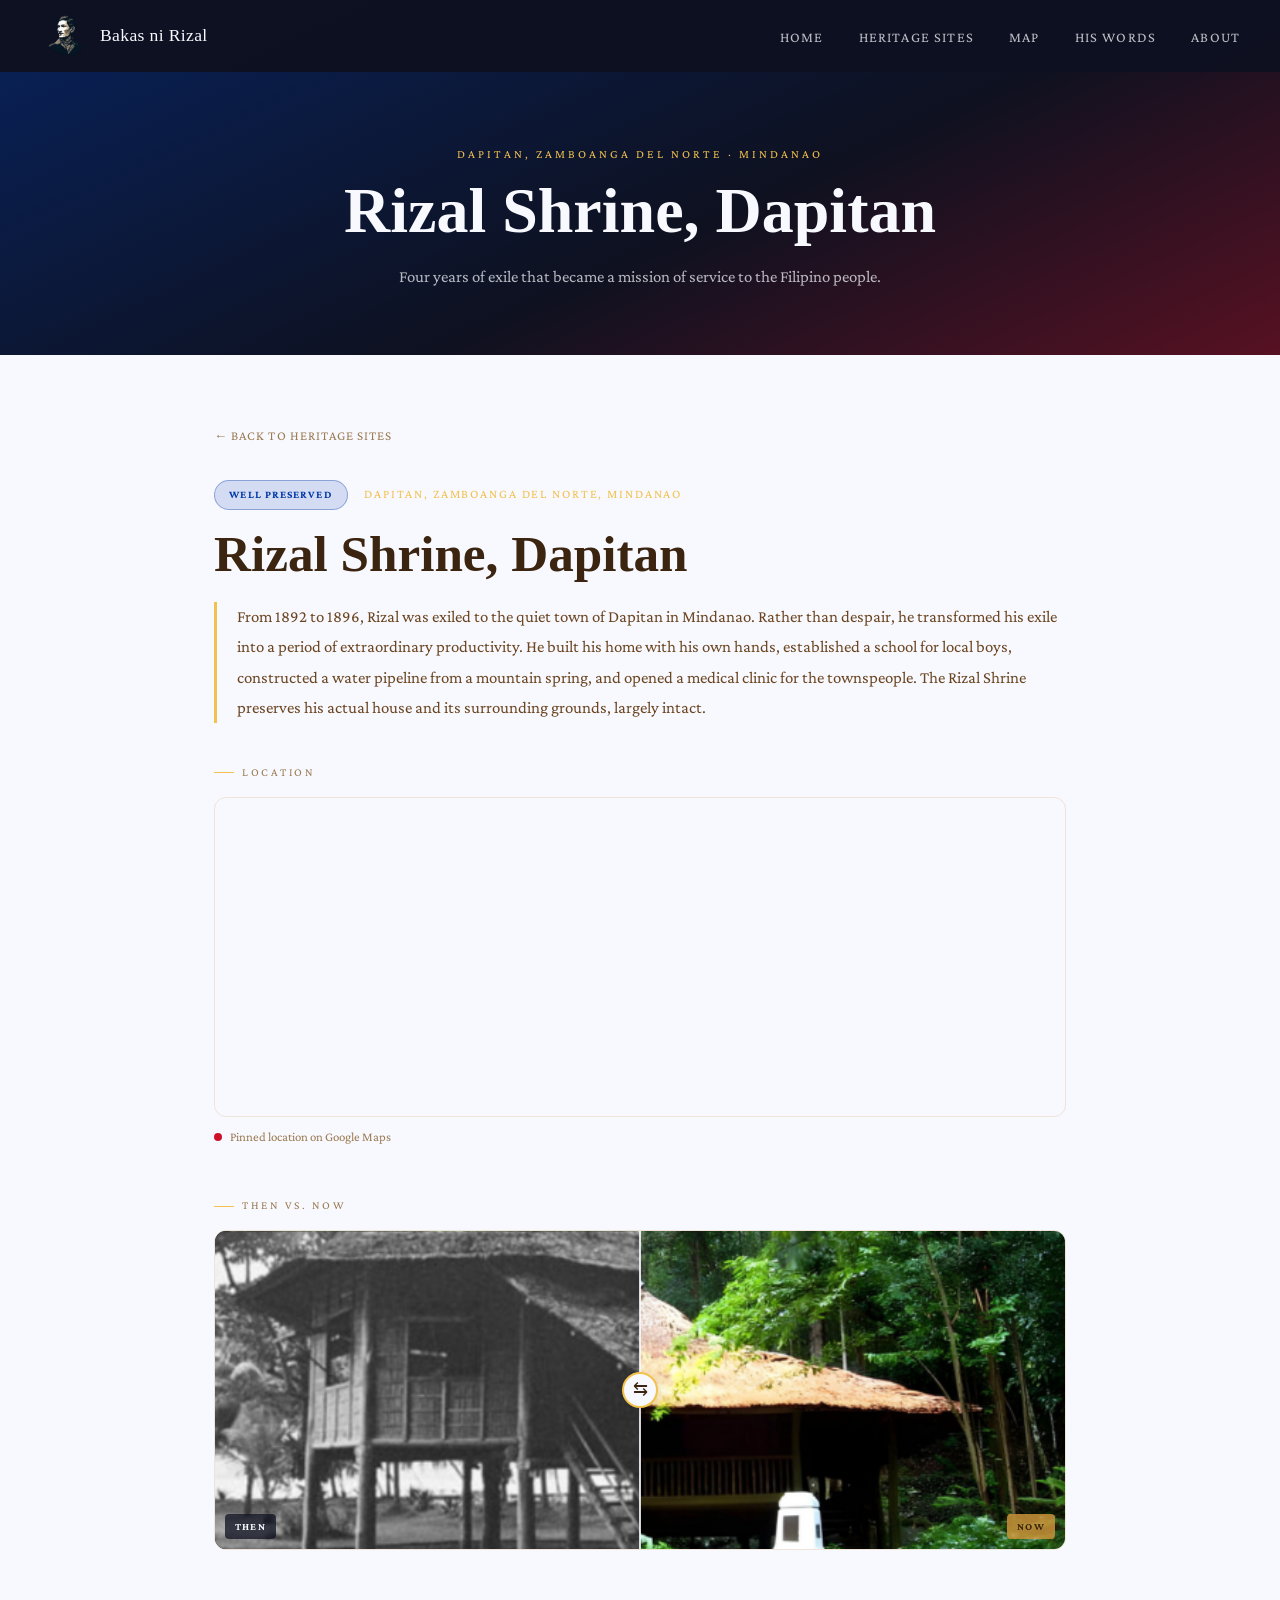
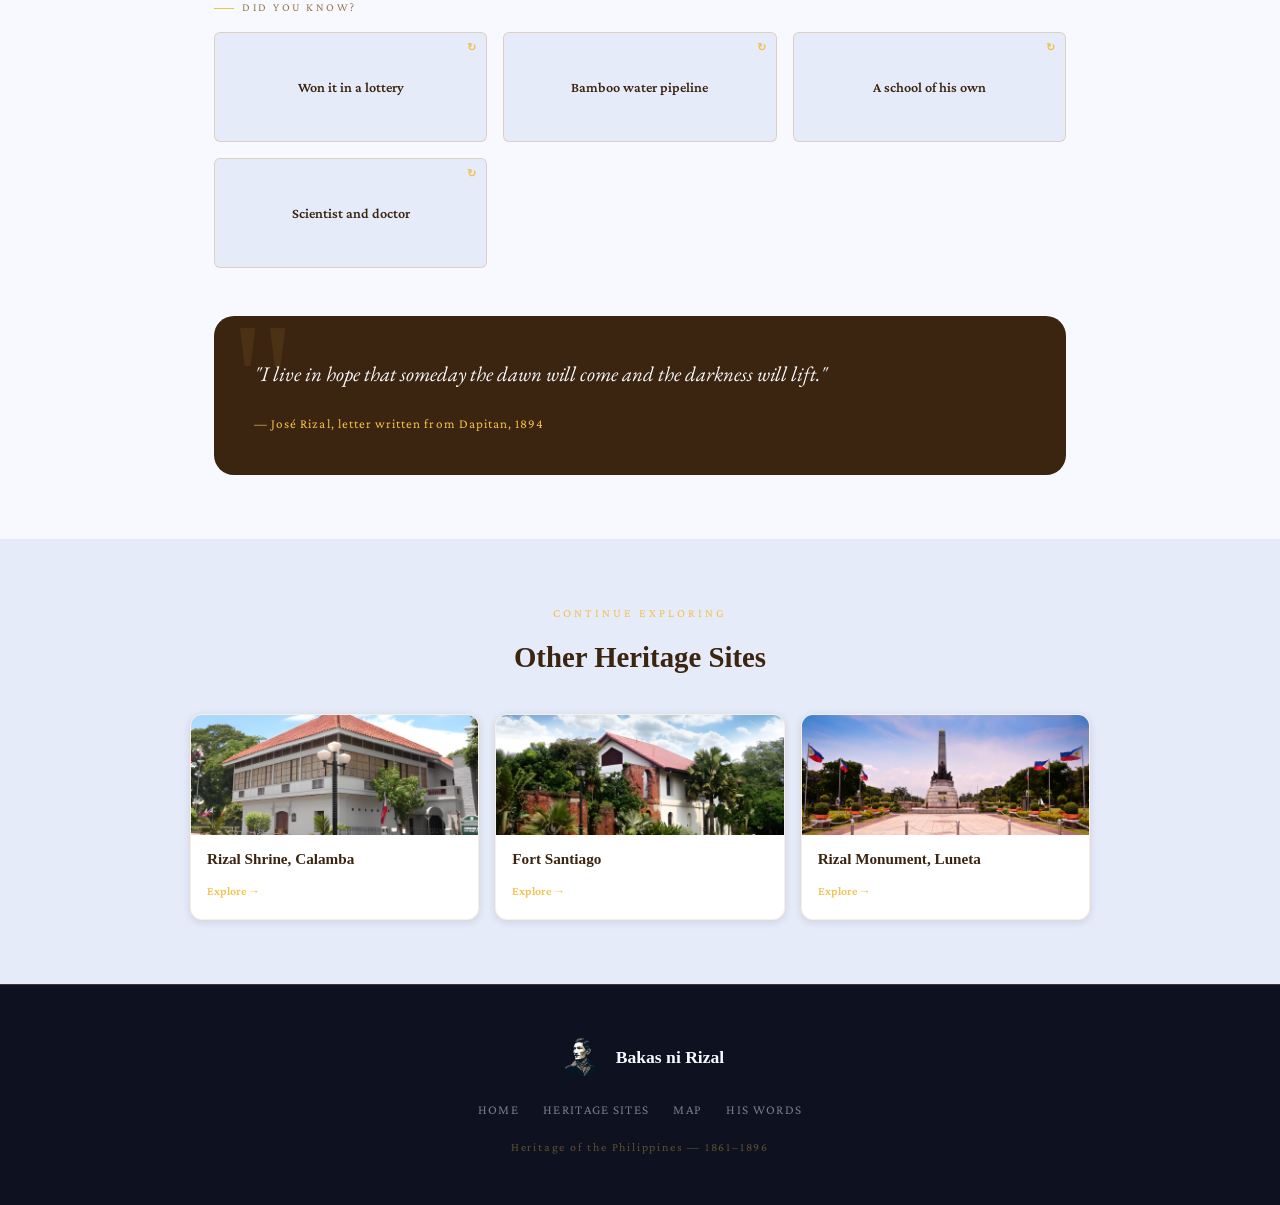
<file: site-dapitan.html>
<!DOCTYPE html>
<html lang="en">
<head>
<meta charset="UTF-8">
<meta name="viewport" content="width=device-width, initial-scale=1.0">
<title>Bakas ni Rizal — Rizal Shrine, Dapitan</title>
<link rel="icon" type="image/png" href="logo.png">
<link rel="preconnect" href="https://fonts.googleapis.com">
<link href="https://fonts.googleapis.com/css2?family=Faculty+Glyphic:wght@400&family=Crimson+Pro:ital,wght@0,300;0,400;0,600;1,300;1,400&family=EB+Garamond:ital,wght@0,400;0,500;1,400&display=swap" rel="stylesheet">
<link rel="stylesheet" href="style.css">
<link rel="stylesheet" href="site-detail.css">
</head>
<body>

<nav class="navbar solid" id="navbar">
  <div class="nav-inner">
    <a href="index.html" class="nav-logo">
      <img src="logo.png" class="logo-ph-img">
      <span class="logo-text">Bakas ni Rizal</span>
    </a>
    <button class="nav-toggle" id="navToggle"><span></span><span></span><span></span></button>
    <ul class="nav-links" id="navLinks">
      <li><a href="index.html">Home</a></li>
      <li><a href="sites.html">Heritage Sites</a></li>
      <li><a href="map.html">Map</a></li>
      <li><a href="quotes.html">His Words</a></li>
      <li><a href="about.html">About</a></li>
    </ul>
  </div>
</nav>

<div class="page-hero" style="background-image:none;">
  <div class="page-hero-content">
    <p class="page-eyebrow">Dapitan, Zamboanga del Norte · Mindanao</p>
    <h1 class="page-title">Rizal Shrine, Dapitan</h1>
    <p class="page-subtitle">Four years of exile that became a mission of service to the Filipino people.</p>
  </div>
</div>

<div class="site-detail">
  <a href="sites.html" class="back-link">← Back to Heritage Sites</a>

  <div class="site-meta">
    <span class="site-badge badge-preserved">Well Preserved</span>
    <span class="site-region-label">Dapitan, Zamboanga del Norte, Mindanao</span>
  </div>
  <h2 class="site-title">Rizal Shrine, Dapitan</h2>
  <p class="site-intro">From 1892 to 1896, Rizal was exiled to the quiet town of Dapitan in Mindanao. Rather than despair, he transformed his exile into a period of extraordinary productivity. He built his home with his own hands, established a school for local boys, constructed a water pipeline from a mountain spring, and opened a medical clinic for the townspeople. The Rizal Shrine preserves his actual house and its surrounding grounds, largely intact.</p>

  <div class="feature-block reveal">
    <p class="feature-label">Location</p>
    <div class="location-map-wrap">
      <iframe src="https://maps.google.com/maps?q=Rizal+Shrine+Dapitan+Zamboanga&t=&z=16&ie=UTF8&iwloc=&output=embed" allowfullscreen loading="lazy" referrerpolicy="no-referrer-when-downgrade" title="Site location map"></iframe>
    </div>
    <p class="map-caption">Pinned location on Google Maps</p>
  </div>

  <div class="feature-block reveal">
    <p class="feature-label">Then vs. Now</p>
    <div class="comparison-slider" id="mainSlider">
      <div class="sl-before">
        <img src="dapitan.png" alt="Rizal Shrine Dapitan Today">
        <span class="sl-tag sl-tag-now">Now</span>
      </div>
      <div class="sl-after">
        <img src="dapitan-before.png" alt="Rizal Shrine Dapitan Historical">
        <span class="sl-tag sl-tag-then">Then</span>
      </div>
      <div class="sl-handle" id="mainHandle">
        <div class="sl-bar"></div>
        <div class="sl-circle">&#8646;</div>
      </div>
    </div>
  </div>

  <div class="feature-block reveal">
    <p class="feature-label">Did You Know?</p>
    <div class="trivia-grid">
      <div class="trivia-card" onclick="this.classList.toggle('flipped')">
        <div class="trivia-front">Won it in a lottery</div>
        <div class="trivia-back">Rizal bought the land for his Dapitan home partly using lottery winnings — he won second prize in the Manila Lottery and used the money to purchase the property.</div>
      </div>
      <div class="trivia-card" onclick="this.classList.toggle('flipped')">
        <div class="trivia-front">Bamboo water pipeline</div>
        <div class="trivia-back">Rizal engineered a water supply system for Dapitan using bamboo pipes to carry water from a mountain spring over 1 kilometer to the town.</div>
      </div>
      <div class="trivia-card" onclick="this.classList.toggle('flipped')">
        <div class="trivia-front">A school of his own</div>
        <div class="trivia-back">Rizal established a free school in Dapitan for local boys, teaching them reading, writing, geography, mathematics, Spanish, and English.</div>
      </div>
      <div class="trivia-card" onclick="this.classList.toggle('flipped')">
        <div class="trivia-front">Scientist and doctor</div>
        <div class="trivia-back">During his exile, Rizal performed over 300 operations and discovered three new animal species — a frog, a lizard, and a beetle — all named after him.</div>
      </div>
    </div>
  </div>

  <div class="site-big-quote reveal">
    <p class="big-quote-text">"I live in hope that someday the dawn will come and the darkness will lift."</p>
    <p class="big-quote-meta">— José Rizal, letter written from Dapitan, 1894</p>
  </div>
</div>

<div class="other-sites">
  <div style="max-width:900px;margin:0 auto 2rem;text-align:center;">
    <p class="section-eyebrow">Continue Exploring</p>
    <h3 style="font-family:var(--font-display);font-size:1.8rem;font-weight:700;color:var(--brown);">Other Heritage Sites</h3>
  </div>
  <div class="other-sites-grid">
    <a href="site-calamba.html" class="mini-card">
      <img src="calamba.png" alt="Rizal Shrine, Calamba">
      <div class="mini-card-body">
        <p class="mini-card-name">Rizal Shrine, Calamba</p>
        <span class="mini-card-link">Explore →</span>
      </div>
    </a>
    <a href="site-fortsantiago.html" class="mini-card">
      <img src="fort-santiago.png" alt="Fort Santiago">
      <div class="mini-card-body">
        <p class="mini-card-name">Fort Santiago</p>
        <span class="mini-card-link">Explore →</span>
      </div>
    </a>
    <a href="site-luneta.html" class="mini-card">
      <img src="luneta.png" alt="Rizal Monument, Luneta">
      <div class="mini-card-body">
        <p class="mini-card-name">Rizal Monument, Luneta</p>
        <span class="mini-card-link">Explore →</span>
      </div>
    </a>
  </div>
</div>

<footer class="footer">
  <div class="footer-inner">
    <div class="footer-brand">
      <img src="logo.png" class="logo-ph-img">
      <span class="footer-title">Bakas ni Rizal</span>
    </div>
    <nav class="footer-nav">
      <a href="index.html">Home</a>
      <a href="sites.html">Heritage Sites</a>
      <a href="map.html">Map</a>
      <a href="quotes.html">His Words</a>
    </nav>
    <p class="footer-credits">Heritage of the Philippines &mdash; 1861–1896</p>
  </div>
</footer>

<script src="nav.js"></script>
<script>
const slider = document.getElementById('mainSlider');
const handle = document.getElementById('mainHandle');
const after  = slider.querySelector('.sl-after');
let dragging = false;

after.style.clipPath = 'inset(0 50% 0 0)';
handle.style.left = '50%';

function setPos(x) {
  const r = slider.getBoundingClientRect();
  let p = Math.min(Math.max((x - r.left) / r.width, 0.03), 0.97);
  after.style.clipPath = 'inset(0 ' + ((1 - p) * 100) + '% 0 0)';
  handle.style.left = (p * 100) + '%';
}
slider.addEventListener('mousedown',  function(e) { dragging = true; setPos(e.clientX); e.preventDefault(); });
window.addEventListener('mousemove',  function(e) { if (dragging) setPos(e.clientX); });
window.addEventListener('mouseup',    function() { dragging = false; });
slider.addEventListener('touchstart', function(e) { dragging = true; setPos(e.touches[0].clientX); }, { passive: true });
window.addEventListener('touchmove',  function(e) { if (dragging) setPos(e.touches[0].clientX); }, { passive: true });
window.addEventListener('touchend',   function() { dragging = false; });
</script>
</body>
</html>
</file>
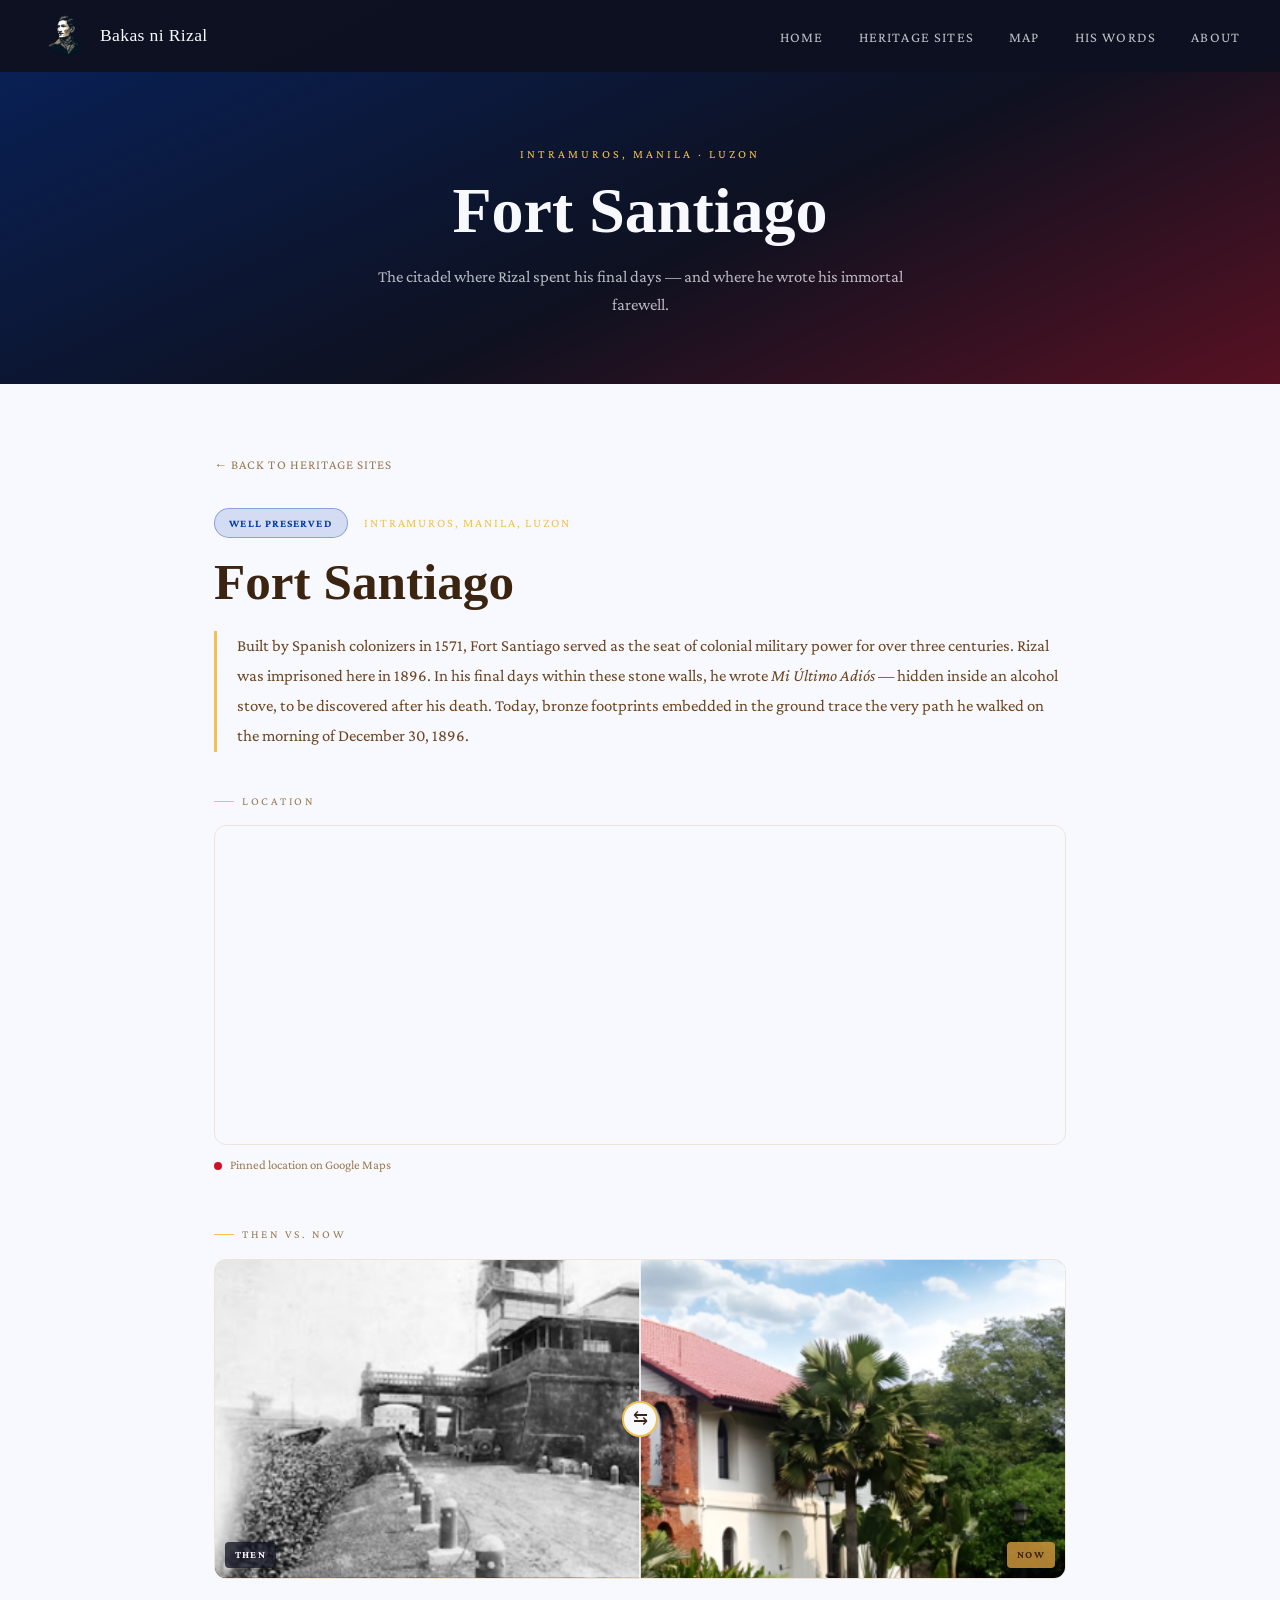
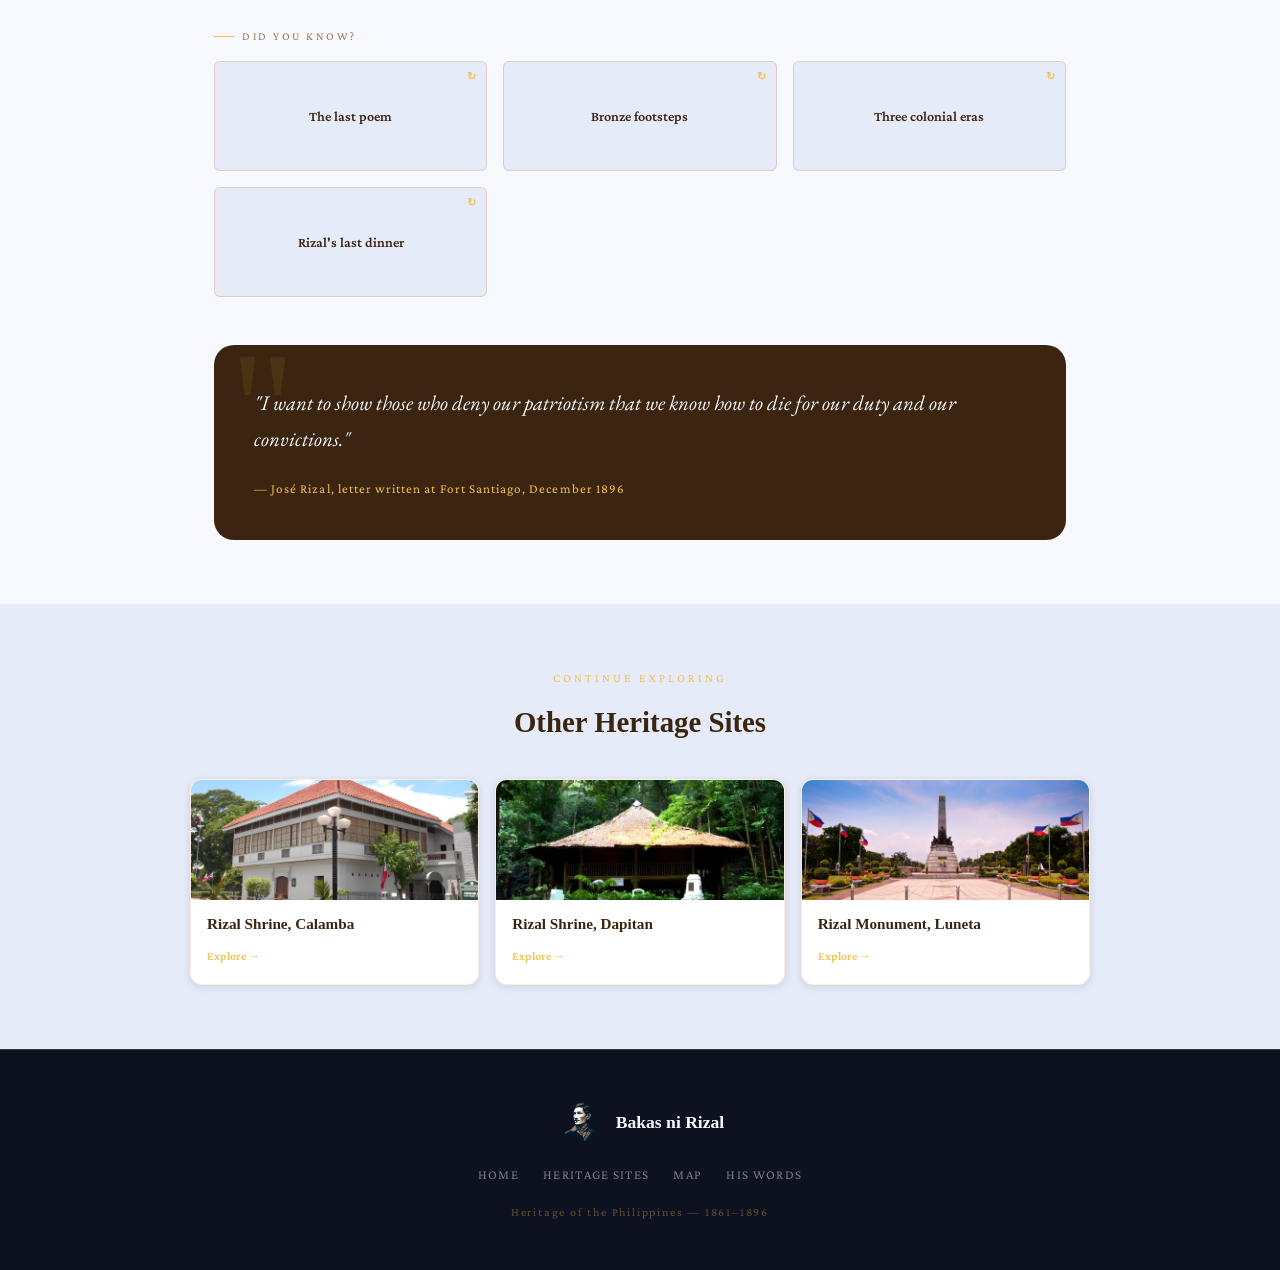
<file: site-fortsantiago.html>
<!DOCTYPE html>
<html lang="en">
<head>
<meta charset="UTF-8">
<meta name="viewport" content="width=device-width, initial-scale=1.0">
<title>Bakas ni Rizal — Fort Santiago</title>
<link rel="icon" type="image/png" href="logo.png">
<link rel="preconnect" href="https://fonts.googleapis.com">
<link href="https://fonts.googleapis.com/css2?family=Faculty+Glyphic:wght@400&family=Crimson+Pro:ital,wght@0,300;0,400;0,600;1,300;1,400&family=EB+Garamond:ital,wght@0,400;0,500;1,400&display=swap" rel="stylesheet">
<link rel="stylesheet" href="style.css">
<link rel="stylesheet" href="site-detail.css">
</head>
<body>

<nav class="navbar solid" id="navbar">
  <div class="nav-inner">
    <a href="index.html" class="nav-logo">
     <img src="logo.png" class="logo-ph-img">
      <span class="logo-text">Bakas ni Rizal</span>
    </a>
    <button class="nav-toggle" id="navToggle"><span></span><span></span><span></span></button>
    <ul class="nav-links" id="navLinks">
      <li><a href="index.html">Home</a></li>
      <li><a href="sites.html">Heritage Sites</a></li>
      <li><a href="map.html">Map</a></li>
      <li><a href="quotes.html">His Words</a></li>
      <li><a href="about.html">About</a></li>
    </ul>
  </div>
</nav>

<div class="page-hero" style="background-image:none;">
  <div class="page-hero-content">
    <p class="page-eyebrow">Intramuros, Manila · Luzon</p>
    <h1 class="page-title">Fort Santiago</h1>
    <p class="page-subtitle">The citadel where Rizal spent his final days — and where he wrote his immortal farewell.</p>
  </div>
</div>

<div class="site-detail">
  <a href="sites.html" class="back-link">← Back to Heritage Sites</a>

  <div class="site-meta">
    <span class="site-badge badge-preserved">Well Preserved</span>
    <span class="site-region-label">Intramuros, Manila, Luzon</span>
  </div>
  <h2 class="site-title">Fort Santiago</h2>
  <p class="site-intro">Built by Spanish colonizers in 1571, Fort Santiago served as the seat of colonial military power for over three centuries. Rizal was imprisoned here in 1896. In his final days within these stone walls, he wrote <em>Mi Último Adiós</em> — hidden inside an alcohol stove, to be discovered after his death. Today, bronze footprints embedded in the ground trace the very path he walked on the morning of December 30, 1896.</p>

  <div class="feature-block reveal">
    <p class="feature-label">Location</p>
    <div class="location-map-wrap">
      <iframe src="https://maps.google.com/maps?q=Fort+Santiago+Intramuros+Manila&t=&z=16&ie=UTF8&iwloc=&output=embed" allowfullscreen loading="lazy" referrerpolicy="no-referrer-when-downgrade" title="Site location map"></iframe>
    </div>
    <p class="map-caption">Pinned location on Google Maps</p>
  </div>

  <div class="feature-block reveal">
    <p class="feature-label">Then vs. Now</p>
    <div class="comparison-slider" id="mainSlider">
      <div class="sl-before">
        <img src="fort-santiago.png" alt="Fort Santiago Today">
        <span class="sl-tag sl-tag-now">Now</span>
      </div>
      <div class="sl-after">
        <img src="fortsantiago-before.png" alt="Fort Santiago Historical">
        <span class="sl-tag sl-tag-then">Then</span>
      </div>
      <div class="sl-handle" id="mainHandle">
        <div class="sl-bar"></div>
        <div class="sl-circle">&#8646;</div>
      </div>
    </div>
  </div>

  <div class="feature-block reveal">
    <p class="feature-label">Did You Know?</p>
    <div class="trivia-grid">
      <div class="trivia-card" onclick="this.classList.toggle('flipped')">
        <div class="trivia-front">The last poem</div>
        <div class="trivia-back">Rizal hid his final poem "Mi Último Adiós" inside a small alcohol lamp in his cell at Fort Santiago, to be found after his execution.</div>
      </div>
      <div class="trivia-card" onclick="this.classList.toggle('flipped')">
        <div class="trivia-front">Bronze footsteps</div>
        <div class="trivia-back">Bronze footprints are embedded in the ground along the path Rizal walked on December 30, 1896 — from his cell all the way to Bagumbayan, nearly 1 km away.</div>
      </div>
      <div class="trivia-card" onclick="this.classList.toggle('flipped')">
        <div class="trivia-front">Three colonial eras</div>
        <div class="trivia-back">Fort Santiago served as a prison under three different colonial powers — Spanish, American, and Japanese — over its long history.</div>
      </div>
      <div class="trivia-card" onclick="this.classList.toggle('flipped')">
        <div class="trivia-front">Rizal's last dinner</div>
        <div class="trivia-back">On the night before his execution, Rizal was permitted to receive visitors in his cell at Fort Santiago. He spent his final evening calmly writing and saying goodbye.</div>
      </div>
    </div>
  </div>

  <div class="site-big-quote reveal">
    <p class="big-quote-text">"I want to show those who deny our patriotism that we know how to die for our duty and our convictions."</p>
    <p class="big-quote-meta">— José Rizal, letter written at Fort Santiago, December 1896</p>
  </div>
</div>

<div class="other-sites">
  <div style="max-width:900px;margin:0 auto 2rem;text-align:center;">
    <p class="section-eyebrow">Continue Exploring</p>
    <h3 style="font-family:var(--font-display);font-size:1.8rem;font-weight:700;color:var(--brown);">Other Heritage Sites</h3>
  </div>
  <div class="other-sites-grid">
    <a href="site-calamba.html" class="mini-card">
      <img src="calamba.png" alt="Rizal Shrine, Calamba">
      <div class="mini-card-body">
        <p class="mini-card-name">Rizal Shrine, Calamba</p>
        <span class="mini-card-link">Explore →</span>
      </div>
    </a>
    <a href="site-dapitan.html" class="mini-card">
      <img src="dapitan.png" alt="Rizal Shrine, Dapitan">
      <div class="mini-card-body">
        <p class="mini-card-name">Rizal Shrine, Dapitan</p>
        <span class="mini-card-link">Explore →</span>
      </div>
    </a>
    <a href="site-luneta.html" class="mini-card">
      <img src="luneta.png" alt="Rizal Monument, Luneta">
      <div class="mini-card-body">
        <p class="mini-card-name">Rizal Monument, Luneta</p>
        <span class="mini-card-link">Explore →</span>
      </div>
    </a>
  </div>
</div>

<footer class="footer">
  <div class="footer-inner">
    <div class="footer-brand">
      <img src="logo.png" class="logo-ph-img">
      <span class="footer-title">Bakas ni Rizal</span>
    </div>
    <nav class="footer-nav">
      <a href="index.html">Home</a>
      <a href="sites.html">Heritage Sites</a>
      <a href="map.html">Map</a>
      <a href="quotes.html">His Words</a>
    </nav>
    <p class="footer-credits">Heritage of the Philippines &mdash; 1861–1896</p>
  </div>
</footer>

<script src="nav.js"></script>
<script>
const slider = document.getElementById('mainSlider');
const handle = document.getElementById('mainHandle');
const after  = slider.querySelector('.sl-after');
let dragging = false;

after.style.clipPath = 'inset(0 50% 0 0)';
handle.style.left = '50%';

function setPos(x) {
  const r = slider.getBoundingClientRect();
  let p = Math.min(Math.max((x - r.left) / r.width, 0.03), 0.97);
  after.style.clipPath = 'inset(0 ' + ((1 - p) * 100) + '% 0 0)';
  handle.style.left = (p * 100) + '%';
}
slider.addEventListener('mousedown',  function(e) { dragging = true; setPos(e.clientX); e.preventDefault(); });
window.addEventListener('mousemove',  function(e) { if (dragging) setPos(e.clientX); });
window.addEventListener('mouseup',    function() { dragging = false; });
slider.addEventListener('touchstart', function(e) { dragging = true; setPos(e.touches[0].clientX); }, { passive: true });
window.addEventListener('touchmove',  function(e) { if (dragging) setPos(e.touches[0].clientX); }, { passive: true });
window.addEventListener('touchend',   function() { dragging = false; });
</script>
</body>
</html>
</file>
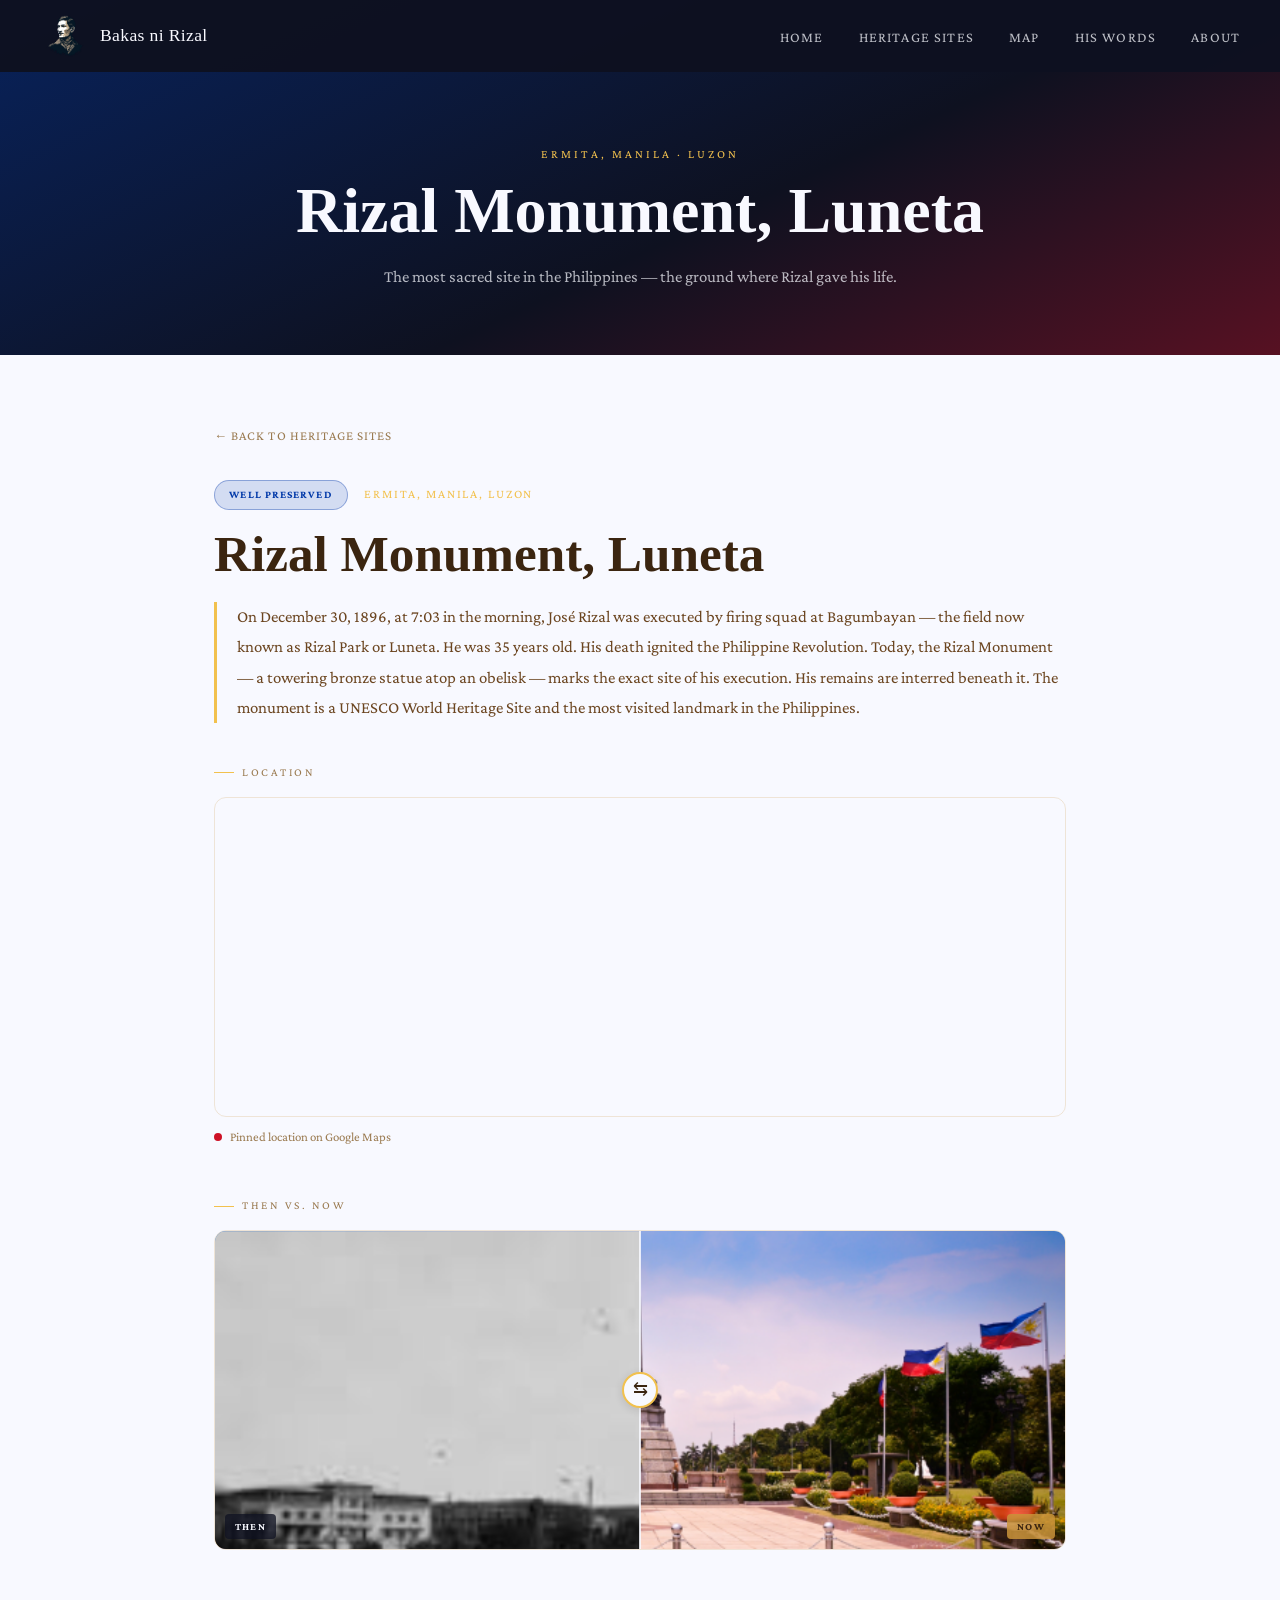
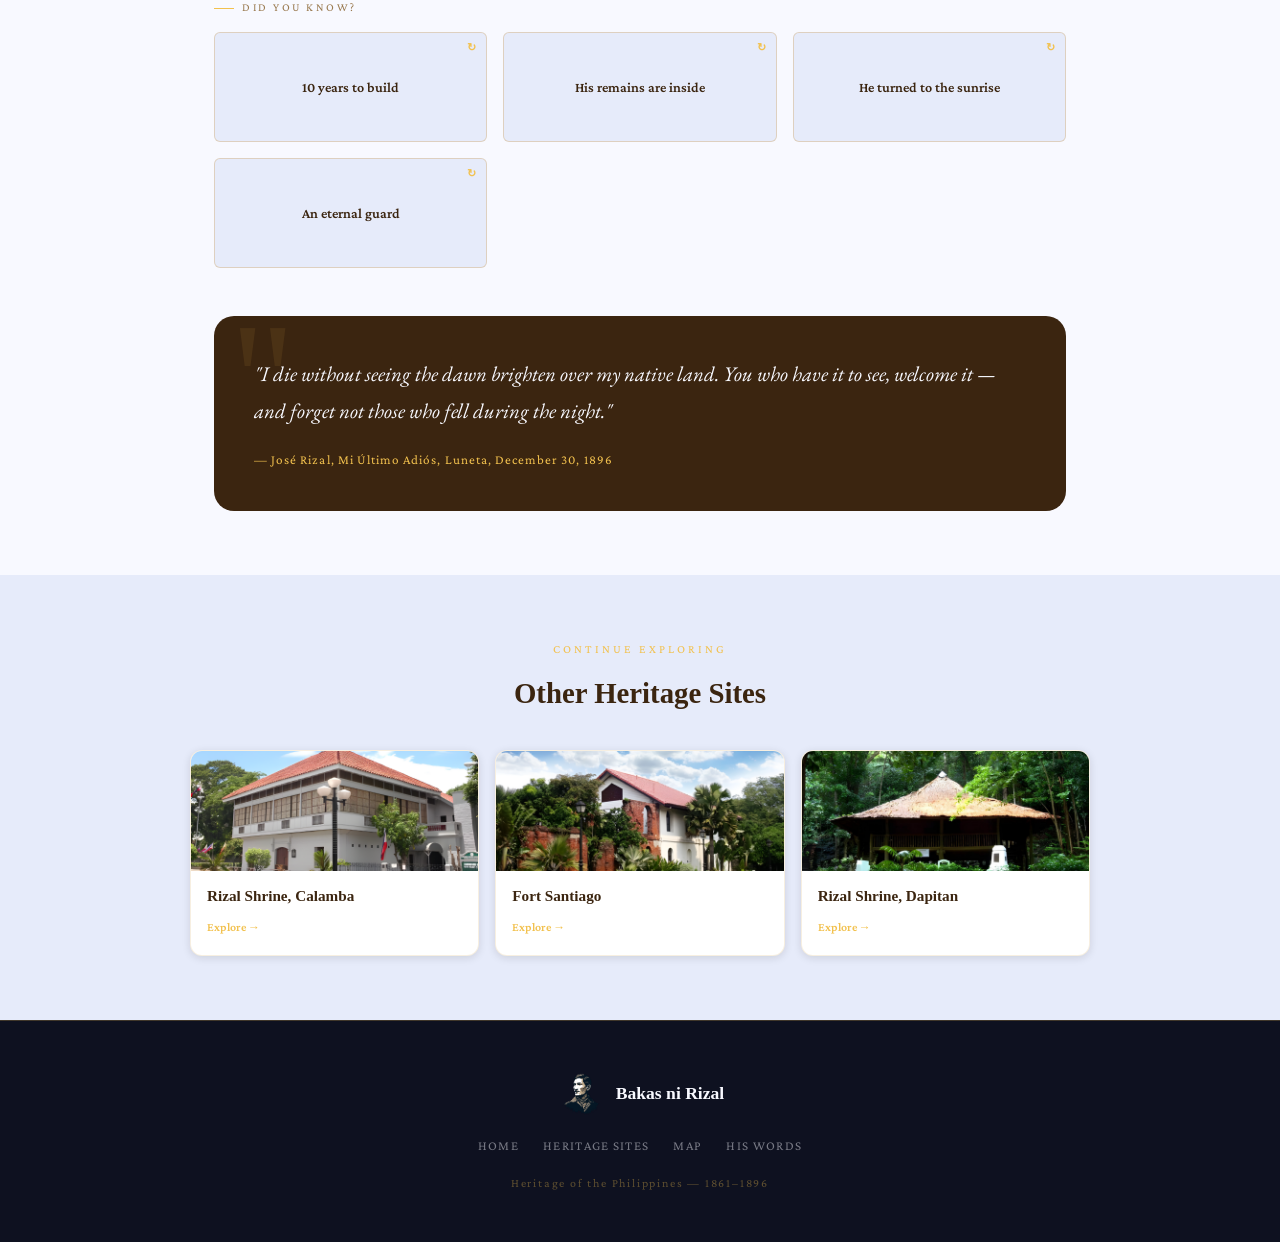
<file: site-luneta.html>
<!DOCTYPE html>
<html lang="en">
<head>
<meta charset="UTF-8">
<meta name="viewport" content="width=device-width, initial-scale=1.0">
<title>Bakas ni Rizal — Rizal Monument, Luneta</title>
<link rel="icon" type="image/png" href="logo.png">
<link rel="preconnect" href="https://fonts.googleapis.com">
<link href="https://fonts.googleapis.com/css2?family=Faculty+Glyphic:wght@400&family=Crimson+Pro:ital,wght@0,300;0,400;0,600;1,300;1,400&family=EB+Garamond:ital,wght@0,400;0,500;1,400&display=swap" rel="stylesheet">
<link rel="stylesheet" href="style.css">
<link rel="stylesheet" href="site-detail.css">
</head>
<body>

<nav class="navbar solid" id="navbar">
  <div class="nav-inner">
    <a href="index.html" class="nav-logo">
      <img src="logo.png" class="logo-ph-img">
      <span class="logo-text">Bakas ni Rizal</span>
    </a>
    <button class="nav-toggle" id="navToggle"><span></span><span></span><span></span></button>
    <ul class="nav-links" id="navLinks">
      <li><a href="index.html">Home</a></li>
      <li><a href="sites.html">Heritage Sites</a></li>
      <li><a href="map.html">Map</a></li>
      <li><a href="quotes.html">His Words</a></li>
      <li><a href="about.html">About</a></li>
    </ul>
  </div>
</nav>

<div class="page-hero" style="background-image:none;">
  <div class="page-hero-content">
    <p class="page-eyebrow">Ermita, Manila · Luzon</p>
    <h1 class="page-title">Rizal Monument, Luneta</h1>
    <p class="page-subtitle">The most sacred site in the Philippines — the ground where Rizal gave his life.</p>
  </div>
</div>

<div class="site-detail">
  <a href="sites.html" class="back-link">← Back to Heritage Sites</a>

  <div class="site-meta">
    <span class="site-badge badge-preserved">Well Preserved</span>
    <span class="site-region-label">Ermita, Manila, Luzon</span>
  </div>
  <h2 class="site-title">Rizal Monument, Luneta</h2>
  <p class="site-intro">On December 30, 1896, at 7:03 in the morning, José Rizal was executed by firing squad at Bagumbayan — the field now known as Rizal Park or Luneta. He was 35 years old. His death ignited the Philippine Revolution. Today, the Rizal Monument — a towering bronze statue atop an obelisk — marks the exact site of his execution. His remains are interred beneath it. The monument is a UNESCO World Heritage Site and the most visited landmark in the Philippines.</p>

  <div class="feature-block reveal">
    <p class="feature-label">Location</p>
    <div class="location-map-wrap">
      <iframe src="https://maps.google.com/maps?q=Rizal+Monument+Luneta+Manila&t=&z=16&ie=UTF8&iwloc=&output=embed" allowfullscreen loading="lazy" referrerpolicy="no-referrer-when-downgrade" title="Site location map"></iframe>
    </div>
    <p class="map-caption">Pinned location on Google Maps</p>
  </div>

  <div class="feature-block reveal">
    <p class="feature-label">Then vs. Now</p>
    <div class="comparison-slider" id="mainSlider">
      <div class="sl-before">
        <img src="luneta.png" alt="Rizal Monument Luneta Today">
        <span class="sl-tag sl-tag-now">Now</span>
      </div>
      <div class="sl-after">
        <img src="luneta-before.png" alt="Rizal Monument Luneta Historical">
        <span class="sl-tag sl-tag-then">Then</span>
      </div>
      <div class="sl-handle" id="mainHandle">
        <div class="sl-bar"></div>
        <div class="sl-circle">&#8646;</div>
      </div>
    </div>
  </div>

  <div class="feature-block reveal">
    <p class="feature-label">Did You Know?</p>
    <div class="trivia-grid">
      <div class="trivia-card" onclick="this.classList.toggle('flipped')">
        <div class="trivia-front">10 years to build</div>
        <div class="trivia-back">The Rizal Monument was completed in 1913, 17 years after his death. Designed by Swiss sculptor Richard Kissling, it took nearly a decade after a design competition.</div>
      </div>
      <div class="trivia-card" onclick="this.classList.toggle('flipped')">
        <div class="trivia-front">His remains are inside</div>
        <div class="trivia-back">Rizal's actual remains are interred beneath the monument. He asked for burial without ceremony — his body was buried face-down in an unmarked grave until the monument was built.</div>
      </div>
      <div class="trivia-card" onclick="this.classList.toggle('flipped')">
        <div class="trivia-front">He turned to the sunrise</div>
        <div class="trivia-back">Accounts say that when the shots rang out, Rizal used his last strength to turn his body to face upward and eastward — toward the rising sun and a free Philippines.</div>
      </div>
      <div class="trivia-card" onclick="this.classList.toggle('flipped')">
        <div class="trivia-front">An eternal guard</div>
        <div class="trivia-back">The Philippine flag at the Rizal Monument is one of the few in the country that flies 24 hours a day, 365 days a year — illuminated at night as a permanent guard of honor.</div>
      </div>
    </div>
  </div>

  <div class="site-big-quote reveal">
    <p class="big-quote-text">"I die without seeing the dawn brighten over my native land. You who have it to see, welcome it — and forget not those who fell during the night."</p>
    <p class="big-quote-meta">— José Rizal, Mi Último Adiós, Luneta, December 30, 1896</p>
  </div>
</div>

<div class="other-sites">
  <div style="max-width:900px;margin:0 auto 2rem;text-align:center;">
    <p class="section-eyebrow">Continue Exploring</p>
    <h3 style="font-family:var(--font-display);font-size:1.8rem;font-weight:700;color:var(--brown);">Other Heritage Sites</h3>
  </div>
  <div class="other-sites-grid">
    <a href="site-calamba.html" class="mini-card">
      <img src="calamba.png" alt="Rizal Shrine, Calamba">
      <div class="mini-card-body">
        <p class="mini-card-name">Rizal Shrine, Calamba</p>
        <span class="mini-card-link">Explore →</span>
      </div>
    </a>
    <a href="site-fortsantiago.html" class="mini-card">
      <img src="fort-santiago.png" alt="Fort Santiago">
      <div class="mini-card-body">
        <p class="mini-card-name">Fort Santiago</p>
        <span class="mini-card-link">Explore →</span>
      </div>
    </a>
    <a href="site-dapitan.html" class="mini-card">
      <img src="dapitan.png" alt="Rizal Shrine, Dapitan">
      <div class="mini-card-body">
        <p class="mini-card-name">Rizal Shrine, Dapitan</p>
        <span class="mini-card-link">Explore →</span>
      </div>
    </a>
  </div>
</div>

<footer class="footer">
  <div class="footer-inner">
    <div class="footer-brand">
      <img src="logo.png" class="logo-ph-img">
      <span class="footer-title">Bakas ni Rizal</span>
    </div>
    <nav class="footer-nav">
      <a href="index.html">Home</a>
      <a href="sites.html">Heritage Sites</a>
      <a href="map.html">Map</a>
      <a href="quotes.html">His Words</a>
    </nav>
    <p class="footer-credits">Heritage of the Philippines &mdash; 1861–1896</p>
  </div>
</footer>

<script src="nav.js"></script>
<script>
const slider = document.getElementById('mainSlider');
const handle = document.getElementById('mainHandle');
const after  = slider.querySelector('.sl-after');
let dragging = false;

after.style.clipPath = 'inset(0 50% 0 0)';
handle.style.left = '50%';

function setPos(x) {
  const r = slider.getBoundingClientRect();
  let p = Math.min(Math.max((x - r.left) / r.width, 0.03), 0.97);
  after.style.clipPath = 'inset(0 ' + ((1 - p) * 100) + '% 0 0)';
  handle.style.left = (p * 100) + '%';
}
slider.addEventListener('mousedown',  function(e) { dragging = true; setPos(e.clientX); e.preventDefault(); });
window.addEventListener('mousemove',  function(e) { if (dragging) setPos(e.clientX); });
window.addEventListener('mouseup',    function() { dragging = false; });
slider.addEventListener('touchstart', function(e) { dragging = true; setPos(e.touches[0].clientX); }, { passive: true });
window.addEventListener('touchmove',  function(e) { if (dragging) setPos(e.touches[0].clientX); }, { passive: true });
window.addEventListener('touchend',   function() { dragging = false; });
</script>
</body>
</html>
</file>
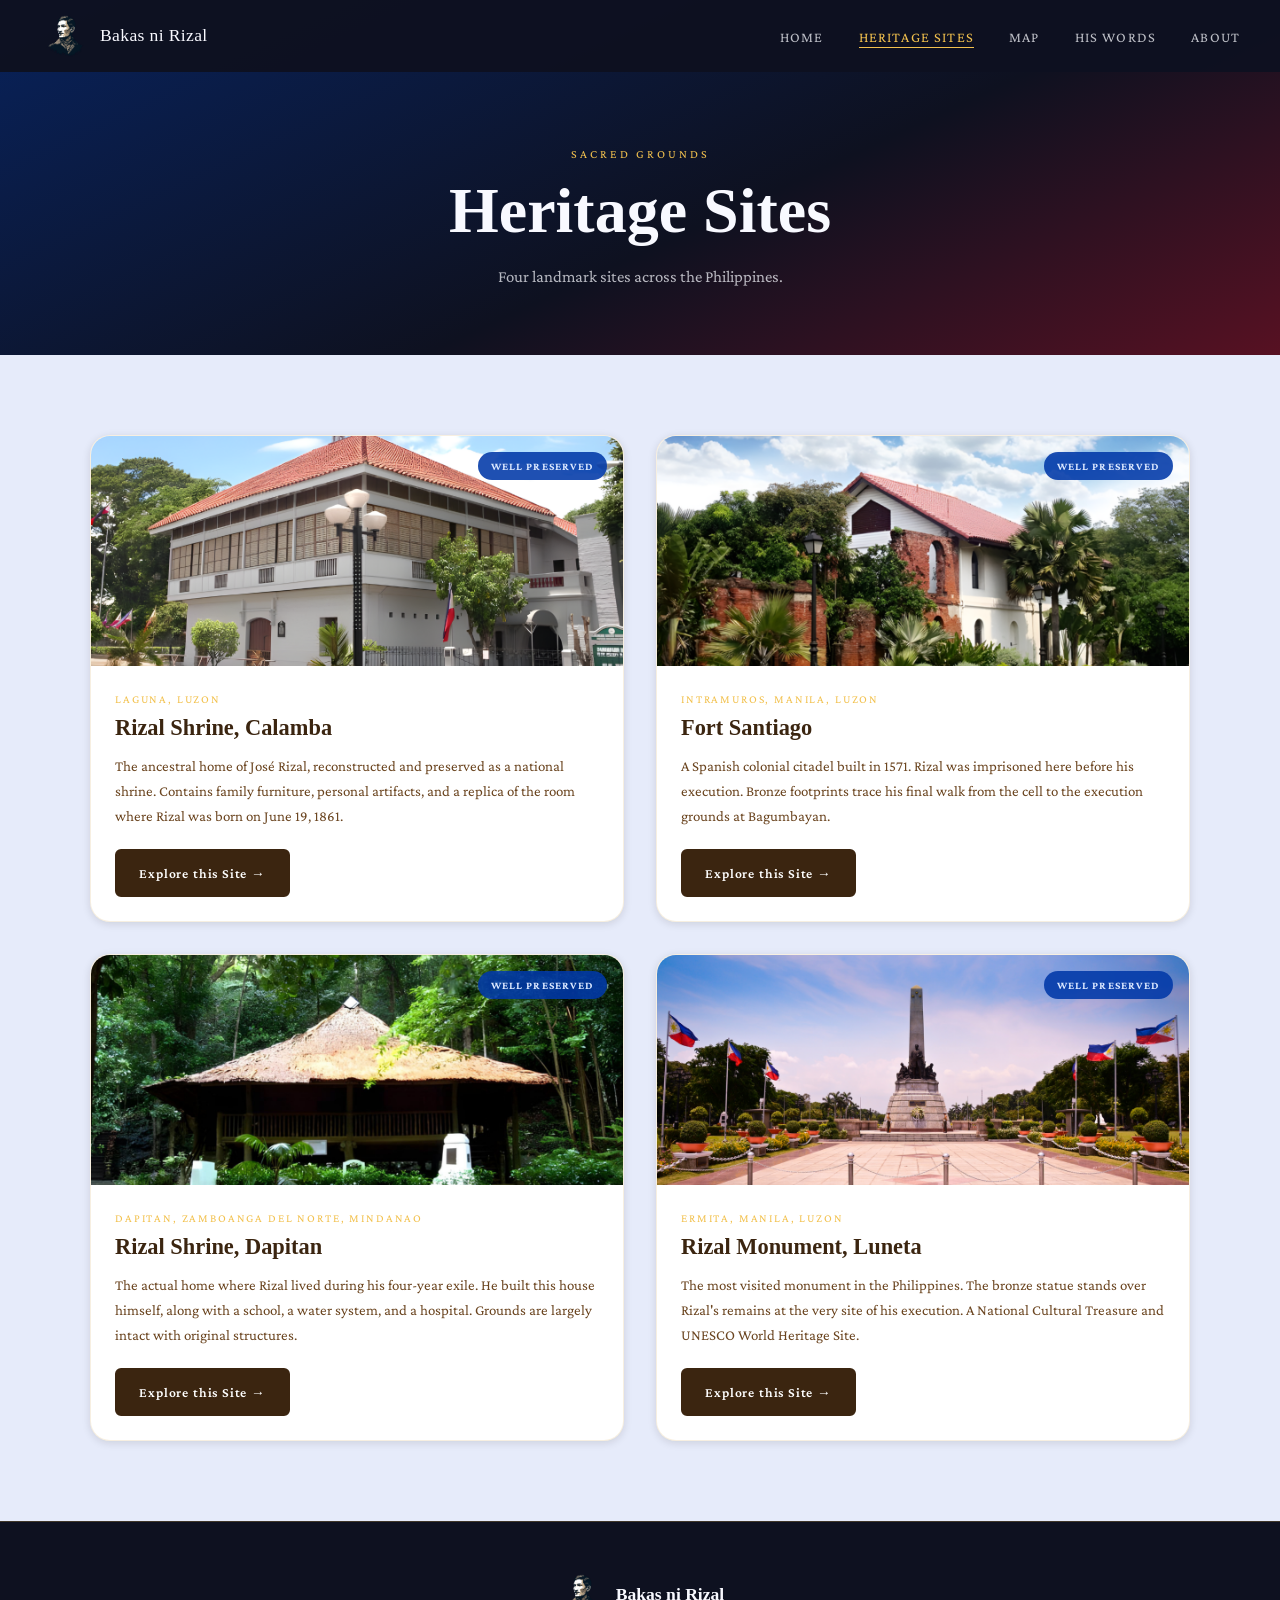
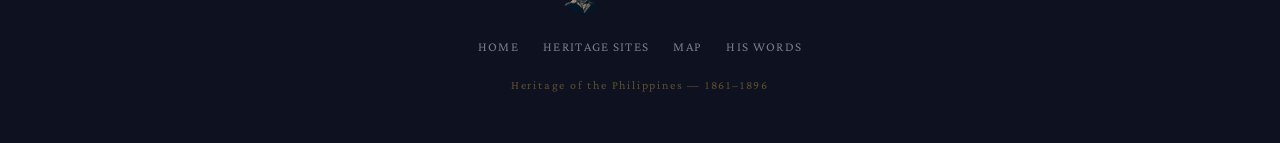
<file: sites.html>
<!DOCTYPE html>
<html lang="en">
<head>
<meta charset="UTF-8">
<meta name="viewport" content="width=device-width, initial-scale=1.0">
<title>Bakas ni Rizal — Heritage Sites</title>
<link rel="icon" type="image/png" href="logo.png">
<link rel="preconnect" href="https://fonts.googleapis.com">
<link href="https://fonts.googleapis.com/css2?family=Faculty+Glyphic:wght@400&family=Crimson+Pro:ital,wght@0,300;0,400;0,600;1,300;1,400&family=EB+Garamond:ital,wght@0,400;0,500;1,400&display=swap" rel="stylesheet">
<link rel="stylesheet" href="style.css">

<link rel="stylesheet" href="sites.css">
</head>
<body>

<nav class="navbar solid" id="navbar">
  <div class="nav-inner">
    <a href="index.html" class="nav-logo">
      <img src="logo.png" class="logo-ph-img">
      <span class="logo-text">Bakas ni Rizal</span>
    </a>
    <button class="nav-toggle" id="navToggle"><span></span><span></span><span></span></button>
    <ul class="nav-links" id="navLinks">
      <li><a href="index.html">Home</a></li>
      <li><a href="sites.html">Heritage Sites</a></li>
      <li><a href="map.html">Map</a></li>
      <li><a href="quotes.html">His Words</a></li>
      <li><a href="about.html">About</a></li>
    </ul>
  </div>
</nav>

<div class="page-hero">
  <div class="page-hero-content">
    <p class="page-eyebrow">Sacred Grounds</p>
    <h1 class="page-title">Heritage Sites</h1>
    <p class="page-subtitle">Four landmark sites across the Philippines.</p>
  </div>
</div>

<section class="section" style="background:var(--cream-dark);">
  <div class="sites-grid">

    <div class="site-card reveal" id="calamba">
      <div class="site-card-img">
        <img src="calamba.png">
        <span class="site-badge badge-preserved">Well Preserved</span>
      </div>
      <div class="site-card-body">
        <p class="site-region">Laguna, Luzon</p>
        <h2 class="site-name">Rizal Shrine, Calamba</h2>
        <p class="site-desc">The ancestral home of José Rizal, reconstructed and preserved as a national shrine. Contains family furniture, personal artifacts, and a replica of the room where Rizal was born on June 19, 1861.</p>
        <a href="site-calamba.html" class="site-link">Explore this Site →</a>
      </div>
    </div>

    <div class="site-card reveal" id="fortsantiago">
      <div class="site-card-img">
        <img src="fort-santiago.png">
        <span class="site-badge badge-preserved">Well Preserved</span>
      </div>
      <div class="site-card-body">
        <p class="site-region">Intramuros, Manila, Luzon</p>
        <h2 class="site-name">Fort Santiago</h2>
        <p class="site-desc">A Spanish colonial citadel built in 1571. Rizal was imprisoned here before his execution. Bronze footprints trace his final walk from the cell to the execution grounds at Bagumbayan.</p>
        <a href="site-fortsantiago.html" class="site-link">Explore this Site →</a>
      </div>
    </div>

    <div class="site-card reveal" id="dapitan">
      <div class="site-card-img">
        <img src="dapitan.png">
        <span class="site-badge badge-preserved">Well Preserved</span>
      </div>
      <div class="site-card-body">
        <p class="site-region">Dapitan, Zamboanga del Norte, Mindanao</p>
        <h2 class="site-name">Rizal Shrine, Dapitan</h2>
        <p class="site-desc">The actual home where Rizal lived during his four-year exile. He built this house himself, along with a school, a water system, and a hospital. Grounds are largely intact with original structures.</p>
        <a href="site-dapitan.html" class="site-link">Explore this Site →</a>
      </div>
    </div>

    <div class="site-card reveal" id="luneta">
      <div class="site-card-img">
        <img src="luneta.png">
        <span class="site-badge badge-preserved">Well Preserved</span>
      </div>
      <div class="site-card-body">
        <p class="site-region">Ermita, Manila, Luzon</p>
        <h2 class="site-name">Rizal Monument, Luneta</h2>
        <p class="site-desc">The most visited monument in the Philippines. The bronze statue stands over Rizal's remains at the very site of his execution. A National Cultural Treasure and UNESCO World Heritage Site.</p>
        <a href="site-luneta.html" class="site-link">Explore this Site →</a>
      </div>
    </div>

  </div>
</section>

<footer class="footer">
  <div class="footer-inner">
    <div class="footer-brand">
      <img src="logo.png" class="logo-ph-img">
      <span class="footer-title">Bakas ni Rizal</span>
    </div>
    <nav class="footer-nav">
      <a href="index.html">Home</a>
      <a href="sites.html">Heritage Sites</a>
      <a href="map.html">Map</a>
      <a href="quotes.html">His Words</a>
    </nav>
    <p class="footer-credits">Heritage of the Philippines &mdash; 1861–1896</p>
  </div>
</footer>

<script src="nav.js"></script>
</body>
</html>
</file>
<file: style.css>
:root {
  --red:        #CE1126;
  --red-dark:   #930C1A;
  --red-light:  #E24758;
  --gold:       #F2C14E;
  --gold-light: #F7D47B;
  --gold-pale:  #FCECC4;
  --blue:       #0038A8;
  --blue-light: #2D63C8;
  --green:      #0038A8;
  --green-light:#2D63C8;
  --cream:      #F8F9FF;
  --cream-dark: #E6EBFA;
  --brown:      #3B2510;
  --brown-mid:  #6B4520;
  --brown-light:#9A7A50;
  --ink:        #0E1120;
  --white:      #FFFFFF;

  --font-display: 'Cormorant Garamond', Georgia, serif;
  --font-body:    'Crimson Pro', Georgia, serif;
  --font-accent:  'EB Garamond', Georgia, serif;

  --radius-sm: 6px;
  --radius-md: 12px;
  --radius-lg: 20px;

  --shadow-sm: 0 2px 8px rgba(28,16,8,0.12);
  --shadow-md: 0 6px 24px rgba(28,16,8,0.18);
  --shadow-lg: 0 16px 48px rgba(28,16,8,0.24);

  --transition: 0.35s cubic-bezier(0.4,0,0.2,1);
}

*, *::before, *::after { box-sizing: border-box; margin: 0; padding: 0; }
html { scroll-behavior: smooth; }
body {
  font-family: var(--font-body);
  background: var(--cream);
  color: var(--brown);
  font-size: 18px;
  line-height: 1.7;
  overflow-x: hidden;
}
img { max-width: 100%; display: block; }
a { text-decoration: none; color: inherit; }
ul { list-style: none; }

.navbar {
  position: fixed;
  top: 0; left: 0; right: 0;
  z-index: 1000;
  padding: 0 2rem;
  background: transparent;
  transition: background var(--transition), box-shadow var(--transition);
}
.navbar.scrolled {
  background: rgba(14,17,32,0.97);
  box-shadow: 0 2px 20px rgba(0,0,0,0.3);
}
.navbar.solid {
  background: rgba(14,17,32,0.97);
}
.nav-inner {
  max-width: 1200px;
  margin: 0 auto;
  display: flex;
  align-items: center;
  justify-content: space-between;
  height: 72px;
}
.nav-logo {
  display: flex;
  align-items: center;
  gap: 10px;
}
.logo-ph-img {
  width: 50px;
  height: 50px;
  border-radius: 4px;
  object-fit: cover;
  object-position: center top;
  flex-shrink: 0;
}
.logo-text {
  font-family: var(--font-display);
  font-weight: 470;
  font-size: 1.1rem;
  color: var(--cream);
  letter-spacing: 0.02em;
}
.nav-links {
  display: flex;
  gap: 2.2rem;
  align-items: center;
}
.nav-links a {
  font-family: var(--font-body);
  font-size: 0.9rem;
  letter-spacing: 0.08em;
  text-transform: uppercase;
  color: rgba(248,249,255,0.75);
  transition: color var(--transition);
  position: relative;
}
.nav-links a::after {
  content: '';
  position: absolute;
  bottom: -3px; left: 0; right: 0;
  height: 1px;
  background: var(--gold);
  transform: scaleX(0);
  transition: transform var(--transition);
}
.nav-links a:hover, .nav-links a.active { color: var(--gold); }
.nav-links a:hover::after, .nav-links a.active::after { transform: scaleX(1); }
.nav-toggle {
  display: none;
  flex-direction: column;
  gap: 5px;
  background: none;
  border: none;
  cursor: pointer;
  padding: 4px;
}
.nav-toggle span {
  display: block;
  width: 24px; height: 2px;
  background: var(--cream);
  border-radius: 2px;
  transition: var(--transition);
}

.page-hero {
  background: var(--ink);
  padding: 9rem 1.5rem 4rem;
  text-align: center;
  position: relative;
  overflow: hidden;
}
.page-hero::before {
  content: '';
  position: absolute;
  inset: 0;
  background: linear-gradient(155deg, rgba(0,56,168,0.44) 0%, rgba(14,17,32,0.88) 58%, rgba(206,17,38,0.38) 100%);
}
.page-hero-content { position: relative; z-index: 2; }
.page-eyebrow {
  font-size: 0.75rem;
  letter-spacing: 0.25em;
  text-transform: uppercase;
  color: var(--gold);
  margin-bottom: 0.75rem;
}
.page-title {
  font-family: var(--font-display);
  font-size: clamp(2.2rem, 6vw, 4rem);
  font-weight: 900;
  color: var(--cream);
  line-height: 1.1;
  margin-bottom: 1rem;
}
.page-subtitle {
  font-size: 1.05rem;
  color: rgba(248,249,255,0.72);
  max-width: 580px;
  margin: 0 auto;
}


.section { padding: 5rem 1.5rem; }
.section-header {
  text-align: center;
  max-width: 680px;
  margin: 0 auto 3.5rem;
}
.section-eyebrow {
  font-size: 0.75rem;
  letter-spacing: 0.25em;
  text-transform: uppercase;
  color: var(--gold);
  margin-bottom: 0.6rem;
}
.section-title {
  font-family: var(--font-display);
  font-size: clamp(1.9rem, 4vw, 3rem);
  font-weight: 900;
  color: var(--brown);
  line-height: 1.15;
  margin-bottom: 0.9rem;
}
.section-desc {
  color: var(--brown-mid);
  font-size: 1rem;
  line-height: 1.75;
}

.footer {
  background: var(--ink);
  padding: 3rem 1.5rem;
  text-align: center;
  border-top: 1px solid rgba(242,193,78,0.22);
}
.footer-inner {
  max-width: 500px;
  margin: 0 auto;
  display: flex;
  flex-direction: column;
  align-items: center;
  gap: 1rem;
}
.footer-brand { display: flex; align-items: center; gap: 10px; }
.footer-title {
  font-family: var(--font-display);
  font-size: 1.1rem;
  font-weight: 700;
  color: var(--cream);
}
.footer-nav {
  display: flex;
  gap: 1.5rem;
  flex-wrap: wrap;
  justify-content: center;
}
.footer-nav a {
  font-size: 0.82rem;
  letter-spacing: 0.1em;
  text-transform: uppercase;
  color: rgba(248,249,255,0.45);
  transition: color var(--transition);
}
.footer-nav a:hover { color: var(--gold); }
.footer-credits {
  font-size: 0.75rem;
  letter-spacing: 0.15em;
  color: rgba(242,193,78,0.35);
}

@keyframes fadeUp {
  from { opacity: 0; transform: translateY(20px); }
  to   { opacity: 1; transform: translateY(0); }
}
@keyframes fadeIn {
  from { opacity: 0; }
  to   { opacity: 1; }
}
@keyframes scrollPulse {
  0%,100% { transform: scaleY(1); opacity: 0.6; }
  50%     { transform: scaleY(0.7); opacity: 0.3; }
}

.reveal {
  opacity: 0;
  transform: translateY(24px);
  transition: opacity 0.6s ease, transform 0.6s ease;
}
.reveal.visible { opacity: 1; transform: translateY(0); }

@media (max-width: 768px) {
  .nav-links {
    display: none;
    flex-direction: column;
    position: absolute;
    top: 72px; left: 0; right: 0;
    background: rgba(14,17,32,0.98);
    padding: 1.5rem;
    gap: 1.5rem;
    text-align: center;
  }
  .nav-links.open { display: flex; }
  .nav-toggle { display: flex; }
  .section { padding: 3.5rem 1rem; }
  .page-hero { padding: 8rem 1rem 3rem; }
}
</file>
<file: home.css>
.hero {
  position: relative;
  min-height: 100vh;
  display: flex;
  align-items: center;
  justify-content: center;
  overflow: hidden;
  background: var(--ink);
}
.hero-bg {
  position: absolute; inset: 0;
  background: linear-gradient(160deg, rgba(0,56,168,0.62) 0%, rgba(14,17,32,0.92) 55%, rgba(206,17,38,0.54) 100%);
}
.hero-texture {
  position: absolute; inset: 0;
  background-image:
    repeating-linear-gradient(0deg, transparent, transparent 2px, rgba(242,193,78,0.022) 2px, rgba(242,193,78,0.022) 4px),
    repeating-linear-gradient(90deg, transparent, transparent 2px, rgba(255,255,255,0.012) 2px, rgba(255,255,255,0.012) 4px);
}
.hero-vignette {
  position: absolute; inset: 0;
  background: radial-gradient(ellipse at center, transparent 40%, rgba(14,17,32,0.6) 100%);
}
.hero-content {
  position: relative; z-index: 2;
  text-align: center;
  padding: 6rem 1.5rem 4rem;
  max-width: 800px;
}
.hero-eyebrow {
  font-size: 0.78rem;
  letter-spacing: 0.28em;
  text-transform: uppercase;
  color: var(--gold);
  margin-bottom: 1.5rem;
  opacity: 0;
  animation: fadeUp 0.8s 0.2s forwards;
}
.hero-title {
  font-family: var(--font-display);
  font-weight: 900;
  font-size: clamp(3rem, 9vw, 7rem);
  line-height: 1.0;
  color: var(--cream);
  margin-bottom: 1.8rem;
}
.hero-line { display: block; opacity: 0; animation: fadeUp 0.8s forwards; }
.hero-line:nth-child(1) { animation-delay: 0.4s; }
.hero-line:nth-child(3) { animation-delay: 0.8s; }
.hero-accent {
  display: block;
  color: var(--gold);
  font-style: italic;
  opacity: 0;
  animation: fadeUp 0.8s 0.6s forwards;
}
.hero-sub {
  font-size: 1.05rem;
  color: rgba(255,255,255,0.78);
  max-width: 620px;
  margin: 0 auto 2.5rem;
  line-height: 1.8;
  opacity: 0;
  animation: fadeUp 0.8s 1s forwards;
}
.hero-cta {
  display: flex; gap: 1rem;
  justify-content: center; flex-wrap: wrap;
  opacity: 0;
  animation: fadeUp 0.8s 1.2s forwards;
}
.btn-primary {
  background: var(--gold); color: var(--brown);
  font-family: var(--font-body); font-weight: 600;
  font-size: 0.88rem; letter-spacing: 0.1em; text-transform: uppercase;
  padding: 0.9rem 2.2rem; border-radius: var(--radius-sm);
  border: 2px solid var(--gold);
  transition: var(--transition);
}
.btn-primary:hover { background: var(--gold-light); border-color: var(--gold-light); transform: translateY(-2px); box-shadow: 0 8px 24px rgba(201,147,58,0.35); }
.btn-ghost {
  background: transparent; color: var(--white);
  font-family: var(--font-body); font-weight: 600;
  font-size: 0.88rem; letter-spacing: 0.1em; text-transform: uppercase;
  padding: 0.9rem 2.2rem; border-radius: var(--radius-sm);
  border: 2px solid rgba(255,255,255,0.4);
  transition: var(--transition);
}
.btn-ghost:hover { border-color: var(--white); background: rgba(255,255,255,0.08); }
.hero-scroll {
  position: absolute; bottom: 2.5rem; left: 50%;
  transform: translateX(-50%);
  display: flex; flex-direction: column; align-items: center; gap: 8px;
  z-index: 2; opacity: 0;
  animation: fadeIn 1s 2s forwards;
}
.hero-scroll span { font-size: 0.68rem; letter-spacing: 0.22em; text-transform: uppercase; color: rgba(245,237,214,0.35); }
.hero-scroll span { font-size: 0.68rem; letter-spacing: 0.22em; text-transform: uppercase; color: rgba(255,255,255,0.45); }
.scroll-line { width: 1px; height: 50px; background: linear-gradient(to bottom, rgba(255,255,255,0.65), rgba(242,193,78,0.12)); animation: scrollPulse 2s ease-in-out infinite; }
.hero-stamp {
  position: absolute; right: 2rem; bottom: 2.5rem;
  font-family: var(--font-display); font-size: 0.72rem;
  letter-spacing: 0.2em; color: rgba(242,193,78,0.42);
  writing-mode: vertical-rl; z-index: 2;
}

.timeline-section {
  background: var(--white);
  position: relative;
}
.timeline-section::before {
  content: '';
  position: absolute; top: 0; left: 0; right: 0;
  height: 4px;
  background: linear-gradient(90deg, var(--blue), var(--gold), var(--red));
}
.timeline {
  max-width: 920px;
  margin: 0 auto;
  position: relative;
}
.timeline::before {
  content: '';
  position: absolute;
  left: 50%; top: 0; bottom: 0;
  width: 1px;
  background: linear-gradient(to bottom, var(--gold-pale), var(--gold), var(--red), var(--gold-pale));
  transform: translateX(-50%);
}
.t-item {
  display: grid;
  grid-template-columns: 1fr 40px 1fr;
  gap: 0;
  margin-bottom: 3.5rem;
  align-items: start;
}
.t-item .t-card { grid-column: 1; }
.t-item.right .t-card { grid-column: 3; }
.t-item.right .t-spacer { grid-column: 1; }
.t-spacer { grid-column: 3; }
.t-item.right .t-marker { grid-column: 2; }
.t-marker {
  grid-column: 2;
  display: flex;
  justify-content: center;
  padding-top: 1.4rem;
  position: relative;
  z-index: 2;
}
.marker-dot {
  width: 16px; height: 16px;
  border-radius: 50%;
  background: var(--gold);
  border: 3px solid var(--white);
  box-shadow: 0 0 0 2px var(--gold);
  flex-shrink: 0;
}
.marker-dot.final {
  width: 22px; height: 22px;
  background: var(--red);
  box-shadow: 0 0 0 3px var(--red), 0 0 0 6px rgba(206,17,38,0.24);
}
.t-item.center { grid-template-columns: 1fr; justify-items: center; }
.t-item.center .t-card { grid-column: 1; max-width: 520px; width: 100%; }
.t-item.center .t-marker { position: relative; margin-bottom: 1rem; justify-content: center; display: flex; grid-column: unset; padding-top: 0; }

.t-card {
  background: var(--cream);
  border-radius: var(--radius-md);
  overflow: hidden;
  box-shadow: var(--shadow-sm);
  border: 1px solid rgba(242,193,78,0.2);
  transition: box-shadow var(--transition), transform var(--transition);
}
.t-card:hover { box-shadow: var(--shadow-md); transform: translateY(-3px); }
.t-year {
  display: block;
  font-family: var(--font-display);
  font-size: 0.72rem; letter-spacing: 0.15em; text-transform: uppercase;
  color: var(--gold); padding: 1rem 1.25rem 0.4rem;
}
.t-img {
  height: 160px; overflow: hidden; position: relative;
}
.t-img img { width: 100%; height: 100%; object-fit: cover; transition: transform 0.5s; }
.t-card:hover .t-img img { transform: scale(1.05); }
.t-img-overlay { position: absolute; inset: 0; background: linear-gradient(to top, rgba(14,17,32,0.5) 0%, transparent 60%); }
.t-body { padding: 1.1rem 1.25rem 1.4rem; }
.t-place { font-family: var(--font-display); font-size: 1.1rem; font-weight: 700; color: var(--brown); margin-bottom: 0.15rem; }
.t-event { font-size: 0.75rem; letter-spacing: 0.12em; text-transform: uppercase; color: var(--red); margin-bottom: 0.65rem; }
.t-desc { font-size: 0.9rem; color: var(--brown-mid); line-height: 1.65; margin-bottom: 0.9rem; }
.t-link { font-size: 0.82rem; color: var(--gold); font-weight: 600; letter-spacing: 0.04em; transition: color var(--transition); }
.t-link:hover { color: var(--red); }

.sites-cta {
  text-align: center;
  padding: 2rem 0 1rem;
}
.sites-cta p { color: var(--brown-mid); font-size: 1rem; margin-bottom: 1.25rem; }

@media (max-width: 768px) {
  .timeline::before { left: 18px; }
  .t-item { display: block; padding-left: 44px; position: relative; margin-bottom: 2.5rem; }
  .t-marker { position: absolute; left: 10px; top: 0; padding-top: 0; }
  .t-spacer { display: none; }
  .t-item.center { padding-left: 44px; }
  .t-item.center .t-marker { left: 10px; top: 0; }
  .hero-stamp { display: none; }
}
</file>
<file: map.css>
.map-page { background: var(--white); padding: 3rem 1.5rem 5rem; }
.map-outer { max-width: 1100px; margin: 0 auto; }

.map-filters {
  display: flex; gap: .75rem; flex-wrap: wrap;
  margin-bottom: 2rem; justify-content: center;
}
.filter-btn {
  font-family: var(--font-body); font-size: .82rem; letter-spacing: .1em;
  text-transform: uppercase; padding: .5rem 1.4rem; border-radius: 30px;
  border: 1.5px solid rgba(59,37,16,.22); background: transparent;
  color: var(--brown-mid); cursor: pointer; transition: var(--transition);
}
.filter-btn.active, .filter-btn:hover {
  background: var(--gold); border-color: var(--gold); color: var(--brown);
}

.map-layout {
  display: grid; grid-template-columns: 1fr 320px;
  gap: 2.5rem; align-items: start;
}

.svg-map-wrap {
  border-radius: var(--radius-lg);
  border: 1px solid rgba(201,147,58,.2);
  box-shadow: var(--shadow-md);
  overflow: hidden;
  background: #10275D;
  position: relative;
}

.zoom-controls {
  position: absolute;
  top: 12px; right: 12px;
  z-index: 20;
  display: flex;
  flex-direction: column;
  gap: 4px;
}
.zoom-btn {
  width: 34px; height: 34px;
  background: rgba(255,255,255,0.92);
  border: 1.5px solid rgba(242,193,78,0.45);
  border-radius: var(--radius-sm);
  color: var(--brown);
  font-size: 1.1rem; font-weight: 700; line-height: 1;
  cursor: pointer;
  display: flex; align-items: center; justify-content: center;
  transition: var(--transition);
  box-shadow: 0 2px 6px rgba(14,17,32,0.2);
}
.zoom-btn:hover {
  background: var(--gold);
  border-color: var(--gold);
}

.map-img-container {
  position: relative;
  width: 100%;
  aspect-ratio: 4 / 5;
  overflow: hidden;
  cursor: default;
}
.map-img-container.draggable { cursor: grab; }
.map-img-container.draggable:active { cursor: grabbing; }

.map-inner {
  position: absolute;
  inset: 0;
  width: 100%; height: 100%;
  transform-origin: center center;
  will-change: transform;
}

.ph-map-img {
  width: 100%; height: 100%;
  object-fit: cover;
  display: block;
  user-select: none;
  -webkit-user-drag: none;
}
.ph-map-overlay {
  position: absolute;
  inset: 0;
  width: 100%; height: 100%;
  pointer-events: none;
}
.site-pin {
  cursor: pointer;
  transition: opacity .4s;
  pointer-events: all;
}
.pin-pulse {
  animation: pinPulse 2.2s ease-in-out infinite;
  transform-box: fill-box; transform-origin: center;
}
@keyframes pinPulse {
  0%, 100% { opacity: .4; r: 2.5; }
  50%       { opacity: 0;  r: 4.5; }
}
.pin-label {
  font-family: 'Crimson Pro', serif;
  font-size: 2.8px; font-weight: 700;
  fill: #F5EDD6;
  paint-order: stroke fill;
  stroke: rgba(28,16,8,0.85); stroke-width: 1px; stroke-linejoin: round;
  pointer-events: none;
}

.site-panel {
  background: var(--white); border-radius: var(--radius-lg);
  border: 1px solid rgba(201,147,58,.2); box-shadow: var(--shadow-md);
  overflow: hidden; min-height: 430px;
  display: flex; flex-direction: column;
}
.panel-default {
  display: flex; flex-direction: column; align-items: center;
  justify-content: center; padding: 2.5rem 1.5rem;
  text-align: center; flex: 1; color: var(--brown-light);
}
.panel-default p { font-size: .9rem; line-height: 1.65; margin-top: .75rem; }
.panel-site { display: none; flex-direction: column; flex: 1; }
.panel-site.active { display: flex; }
.panel-img { height: 175px; overflow: hidden; position: relative; flex-shrink: 0; }
.panel-img img { width: 100%; height: 100%; object-fit: cover; }
.panel-img-ov {
  position: absolute; inset: 0;
  background: linear-gradient(to top, rgba(28,16,8,.55) 0%, transparent 60%);
}
.panel-body { padding: 1.2rem 1.4rem 1.5rem; flex: 1; display: flex; flex-direction: column; }
.panel-badge {
  display: inline-block; font-size: .65rem; font-weight: 700;
  letter-spacing: .1em; text-transform: uppercase;
  padding: .25rem .7rem; border-radius: 20px; margin-bottom: .5rem;
}
.badge-p { background: rgba(0,56,168,.12); color: var(--green); border: 1px solid rgba(0,56,168,.35); }
.badge-a { background: rgba(201,147,58,.12); color: var(--brown-mid); border: 1px solid rgba(201,147,58,.3); }
.panel-region { font-size: .72rem; letter-spacing: .15em; text-transform: uppercase; color: var(--gold); margin-bottom: .3rem; }
.panel-name { font-family: var(--font-display); font-size: 1.25rem; font-weight: 700; color: var(--brown); line-height: 1.2; margin-bottom: .6rem; }
.panel-desc { font-size: .9rem; color: var(--brown-mid); line-height: 1.65; margin-bottom: 1rem; flex: 1; }
.panel-link {
  display: inline-flex; align-items: center; gap: .4rem;
  font-size: .82rem; font-weight: 600; letter-spacing: .06em;
  color: var(--white); background: var(--brown);
  padding: .6rem 1.3rem; border-radius: var(--radius-sm);
  transition: var(--transition); align-self: flex-start;
}
.panel-link:hover { background: var(--red); }

.legend { display: flex; gap: 1.5rem; flex-wrap: wrap; justify-content: center; margin-top: 1.5rem; }
.legend-item { display: flex; align-items: center; gap: .5rem; font-size: .82rem; color: var(--brown-mid); }
.leg-dot { width: 11px; height: 11px; border-radius: 50%; border: 2px solid var(--white); flex-shrink: 0; }
.leg-red   { background: var(--red);   box-shadow: 0 0 0 1.5px var(--red); }
.leg-gold  { background: var(--gold);  box-shadow: 0 0 0 1.5px var(--gold); }
.leg-green { background: var(--green); box-shadow: 0 0 0 1.5px var(--green); }

@media (max-width: 860px) {
  .map-layout { grid-template-columns: 1fr; }
  .site-panel { min-height: auto; }
}
</file>
<file: quotes.css>
.quotes-section { background: linear-gradient(135deg, rgba(14,17,32,0.95) 0%, rgba(59,37,16,0.3) 100%), var(--ink); min-height: 60vh; padding: 4rem 1.5rem 5rem; }
.quotes-section .section-title { color: var(--cream); }
.quotes-section .section-eyebrow { color: var(--gold-light); }
.quotes-section .section-desc { color: rgba(248,249,255,0.65); }

.quotes-grid {
  max-width: 1100px; margin: 0 auto;
  display: grid; grid-template-columns: repeat(3, 1fr);
  gap: 1.5rem;
  align-items: stretch;
}
.q-card {
  border-radius: var(--radius-md);
  padding: 2rem 1.75rem 1.75rem;
  position: relative; overflow: hidden;
  transition: transform var(--transition), box-shadow var(--transition);
  border: 1px solid rgba(248,249,255,0.08);
  background: rgba(248,249,255,0.04);
}
.q-card:hover { transform: translateY(-4px); box-shadow: 0 16px 40px rgba(0,0,0,0.4); }
.q-card--dark  { background: rgba(248,249,255,0.06); border-color: rgba(248,249,255,0.12); }
.q-card--red   { background: rgba(206,17,38,0.12); border-color: rgba(206,17,38,0.25); }
.q-card--green { background: rgba(0,56,168,0.12); border-color: rgba(0,56,168,0.25); }
.q-card--gold  { background: rgba(242,193,78,0.08); border-color: rgba(242,193,78,0.2); }
.q-card--wide  { grid-column: 1 / -1; }

.q-mark {
  font-family: var(--font-display); font-size: 5rem; line-height: 0.8;
  color: var(--gold-light); opacity: 0.2; margin-bottom: 0.5rem;
  display: block;
}
.q-text {
  font-family: var(--font-accent); font-style: italic;
  font-size: 1.15rem; color: var(--cream); line-height: 1.8;
  margin-bottom: 1.25rem; position: relative; z-index: 1;
}
.q-card--wide .q-text { font-size: 1.4rem; }
.q-footer {
  display: flex; justify-content: space-between; align-items: flex-end; gap: 0.5rem;
  padding-top: 1rem; border-top: 1px solid rgba(248,249,255,0.08); flex-wrap: wrap;
}
.q-site { font-size: 0.8rem; color: var(--gold-light); font-weight: 600; letter-spacing: 0.05em; }
.q-year { font-size: 0.75rem; color: rgba(248,249,255,0.4); }
.q-site-link {
  font-size: 0.75rem; color: rgba(248,249,255,0.5); letter-spacing: 0.08em;
  transition: color var(--transition); text-decoration: underline; text-underline-offset: 3px;
}
.q-site-link:hover { color: var(--gold-light); }

.featured-quote {
  background: linear-gradient(135deg, rgba(14,17,32,0.98) 0%, rgba(3,56,168,0.15) 100%);
  padding: 5rem 1.5rem;
  text-align: center;
  position: relative;
  overflow: hidden;
}
.featured-quote::before {
  content: '"';
  font-family: var(--font-display); font-size: 28rem; line-height: 1;
  color: rgba(242,193,78,0.05);
  position: absolute; top: -4rem; left: 50%; transform: translateX(-50%);
  pointer-events: none; white-space: nowrap;
}
.featured-inner { max-width: 740px; margin: 0 auto; position: relative; z-index: 1; }
.featured-text {
  font-family: var(--font-display); font-style: italic;
  font-size: clamp(1.5rem, 4vw, 2.4rem);
  color: var(--cream); line-height: 1.55; margin-bottom: 1.5rem; font-weight: 400;
}
.featured-attr { font-size: 0.85rem; letter-spacing: 0.15em; text-transform: uppercase; color: var(--gold-light); }

@media (max-width: 900px) { .quotes-grid { grid-template-columns: repeat(2, 1fr); } }
@media (max-width: 768px) {
  .quotes-grid { grid-template-columns: 1fr; }
  .q-card--wide { grid-column: 1; }
  .featured-text { font-size: 1.4rem; }
}
</file>
<file: site-detail.css>
.site-detail { max-width: 900px; margin: 0 auto; padding: 4rem 1.5rem; }
.site-meta { display: flex; align-items: center; gap: 1rem; margin-bottom: 1rem; flex-wrap: wrap; }
.site-badge {
  font-size: 0.68rem; font-weight: 700; letter-spacing: 0.1em; text-transform: uppercase;
  padding: 0.3rem 0.9rem; border-radius: 30px;
}
.badge-preserved { background: rgba(0,56,168,0.15); color: var(--green); border: 1px solid rgba(0,56,168,0.35); }
.badge-attention  { background: rgba(201,147,58,0.15); color: var(--brown-mid); border: 1px solid rgba(201,147,58,0.3); }
.site-region-label { font-size: 0.78rem; letter-spacing: 0.15em; text-transform: uppercase; color: var(--gold); }
.site-title { font-family: var(--font-display); font-size: clamp(2rem,5vw,3.2rem); font-weight: 900; color: var(--brown); line-height: 1.1; margin-bottom: 1.25rem; }
.site-intro { font-size: 1.05rem; color: var(--brown-mid); line-height: 1.8; margin-bottom: 2.5rem; border-left: 3px solid var(--gold); padding-left: 1.25rem; }


.feature-block { margin-bottom: 3rem; }
.feature-label {
  font-size: 0.72rem; letter-spacing: 0.22em; text-transform: uppercase;
  color: var(--brown-light); margin-bottom: 0.9rem; display: flex; align-items: center; gap: 0.5rem;
}
.feature-label::before { content: ''; display: block; width: 20px; height: 1px; background: var(--gold); }
.location-map-wrap {
  border-radius: var(--radius-md); overflow: hidden;
  border: 1px solid rgba(201,147,58,0.2);
  height: 320px; position: relative;
}
.location-map-wrap iframe { width: 100%; height: 100%; border: none; display: block; }
.map-caption {
  display: flex; align-items: center; gap: 0.5rem;
  margin-top: 0.6rem; font-size: 0.8rem; color: var(--brown-light);
}
.map-caption::before {
  content: '';
  display: inline-block; width: 8px; height: 8px; border-radius: 50%;
  background: var(--red); flex-shrink: 0;
}


.comparison-slider {
  position: relative; height: 320px; border-radius: var(--radius-md); overflow: hidden;
  cursor: col-resize; user-select: none; touch-action: none;
  border: 1px solid rgba(201,147,58,0.2);
}
.sl-before, .sl-after { position: absolute; inset: 0; }
.sl-after { clip-path: inset(0 50% 0 0); }
.sl-before img, .sl-after img { width: 100%; height: 100%; object-fit: cover; pointer-events: none; }
.sl-tag {
  position: absolute; bottom: 10px;
  font-size: 0.65rem; letter-spacing: 0.12em; text-transform: uppercase;
  padding: 4px 10px; border-radius: 4px; font-weight: 700;
}
.sl-tag-now { right: 10px; background: rgba(201,147,58,0.85); color: var(--brown); }
.sl-tag-then { left: 10px; background: rgba(14,17,32,0.75); color: var(--cream); }
.sl-handle {
  position: absolute; top: 0; bottom: 0; left: 50%;
  transform: translateX(-50%); width: 44px;
  display: flex; flex-direction: column; align-items: center; justify-content: center;
  pointer-events: none; z-index: 10;
}
.sl-bar { position: absolute; top: 0; bottom: 0; width: 2px; background: var(--cream); left: 50%; transform: translateX(-50%); opacity: 0.85; }
.sl-circle {
  width: 36px; height: 36px; border-radius: 50%;
  background: var(--cream); border: 2px solid var(--gold);
  display: flex; align-items: center; justify-content: center;
  font-size: 1.1rem; color: var(--brown); box-shadow: var(--shadow-sm); position: relative; z-index: 2;
}

.trivia-grid { display: grid; grid-template-columns: repeat(auto-fit, minmax(220px, 1fr)); gap: 1rem; }
.trivia-card {
  height: 110px; cursor: pointer; perspective: 700px; position: relative;
}
.trivia-front, .trivia-back {
  position: absolute; inset: 0;
  display: flex; align-items: center; justify-content: center; text-align: center;
  padding: 1rem; border-radius: var(--radius-sm);
  font-size: 0.88rem; line-height: 1.45;
  backface-visibility: hidden;
  transition: transform 0.55s cubic-bezier(0.4,0,0.2,1);
}
.trivia-front {
  background: var(--cream-dark); color: var(--brown); font-weight: 600;
  border: 1px solid rgba(201,147,58,0.3);
}
.trivia-front::after { content: '↻'; position: absolute; top: 7px; right: 10px; font-size: 0.68rem; color: var(--gold); }
.trivia-back { background: var(--brown); color: var(--cream); transform: rotateY(180deg); }
.trivia-card.flipped .trivia-front { transform: rotateY(-180deg); }
.trivia-card.flipped .trivia-back  { transform: rotateY(0deg); }

.site-big-quote {
  background: var(--brown);
  border-radius: var(--radius-lg);
  padding: 2.5rem;
  margin-top: 3rem;
  position: relative;
  overflow: hidden;
}
.site-big-quote::before {
  content: '"';
  font-family: var(--font-display); font-size: 10rem; line-height: 1;
  color: rgba(201,147,58,0.12);
  position: absolute; top: -1rem; left: 1rem;
  pointer-events: none;
}
.big-quote-text {
  font-family: var(--font-accent); font-style: italic;
  font-size: 1.3rem; color: var(--cream); line-height: 1.75;
  margin-bottom: 1.25rem; position: relative; z-index: 1;
}
.big-quote-meta { font-size: 0.82rem; color: var(--gold); letter-spacing: 0.08em; position: relative; z-index: 1; }

.back-link {
  display: inline-flex; align-items: center; gap: 0.4rem;
  font-size: 0.82rem; letter-spacing: 0.08em; text-transform: uppercase;
  color: var(--brown-light); margin-bottom: 2rem;
  transition: color var(--transition);
}
.back-link:hover { color: var(--gold); }


.other-sites { background: var(--cream-dark); padding: 4rem 1.5rem; }
.other-sites-grid { max-width: 900px; margin: 0 auto; display: grid; grid-template-columns: repeat(auto-fit, minmax(200px, 1fr)); gap: 1rem; }
.mini-card {
  background: var(--white); border-radius: var(--radius-md); overflow: hidden;
  border: 1px solid rgba(201,147,58,0.15);
  transition: var(--transition); box-shadow: var(--shadow-sm);
}
.mini-card:hover { box-shadow: var(--shadow-md); transform: translateY(-3px); }
.mini-card img { width: 100%; height: 120px; object-fit: cover; }
.mini-card-body { padding: 0.9rem 1rem; }
.mini-card-name { font-family: var(--font-display); font-size: 0.95rem; font-weight: 700; color: var(--brown); margin-bottom: 0.3rem; line-height: 1.3; }
.mini-card-link { font-size: 0.75rem; color: var(--gold); font-weight: 600; }

@media (max-width: 600px) {
  .virtual-tour-wrap { height: 280px; }
  .comparison-slider { height: 220px; }
  .trivia-grid { grid-template-columns: 1fr 1fr; }
}
</file>
<file: sites.css>
.sites-grid {
  max-width: 1100px;
  margin: 0 auto;
  display: grid;
  grid-template-columns: repeat(2, 1fr);
  gap: 2rem;
  align-items: stretch;
}
.site-card {
  background: var(--white);
  border-radius: var(--radius-lg);
  overflow: hidden;
  box-shadow: var(--shadow-sm);
  border: 1px solid rgba(201,147,58,0.15);
  transition: box-shadow var(--transition), transform var(--transition);
  display: flex; flex-direction: column;
}
.site-card:hover { box-shadow: var(--shadow-md); transform: translateY(-4px); }
.site-card-img {
  position: relative; height: 230px; overflow: hidden;
}
.site-card-img img { width: 100%; height: 100%; object-fit: cover; transition: transform 0.5s; }
.site-card:hover .site-card-img img { transform: scale(1.04); }
.site-badge {
  position: absolute; top: 1rem; right: 1rem;
  font-size: 0.68rem; font-weight: 700; letter-spacing: 0.1em; text-transform: uppercase;
  padding: 0.3rem 0.8rem; border-radius: 30px;
}
.badge-preserved { background: rgba(0,56,168,0.88); color: #DBE8FF; }
.badge-attention  { background: rgba(201,147,58,0.88); color: #3B2510; }
.badge-endangered { background: rgba(206,17,38,0.88); color: #FFE1E5; }
.site-card-body { padding: 1.5rem; flex: 1; display: flex; flex-direction: column; }
.site-region {
  font-size: 0.72rem; letter-spacing: 0.16em; text-transform: uppercase;
  color: var(--gold); margin-bottom: 0.35rem;
}
.site-name {
  font-family: var(--font-display); font-size: 1.4rem; font-weight: 700;
  color: var(--brown); line-height: 1.2; margin-bottom: 0.7rem;
}
.site-desc { font-size: 0.93rem; color: var(--brown-mid); line-height: 1.7; margin-bottom: 1.25rem; flex: 1; }
.site-link {
  display: inline-flex; align-items: center; gap: 0.4rem;
  font-size: 0.85rem; font-weight: 600; letter-spacing: 0.06em;
  color: var(--white); background: var(--brown);
  padding: 0.65rem 1.4rem; border-radius: var(--radius-sm);
  transition: var(--transition); align-self: flex-start;
  border: 2px solid var(--brown);
}
.site-link:hover { background: var(--red); border-color: var(--red); }
.site-card--wide { grid-column: 1 / -1; }
.site-card--wide .site-card-img { height: 280px; }

@media (max-width: 768px) {
  .sites-grid { grid-template-columns: 1fr; }
  .site-card--wide { grid-column: 1; }
}
</file>
